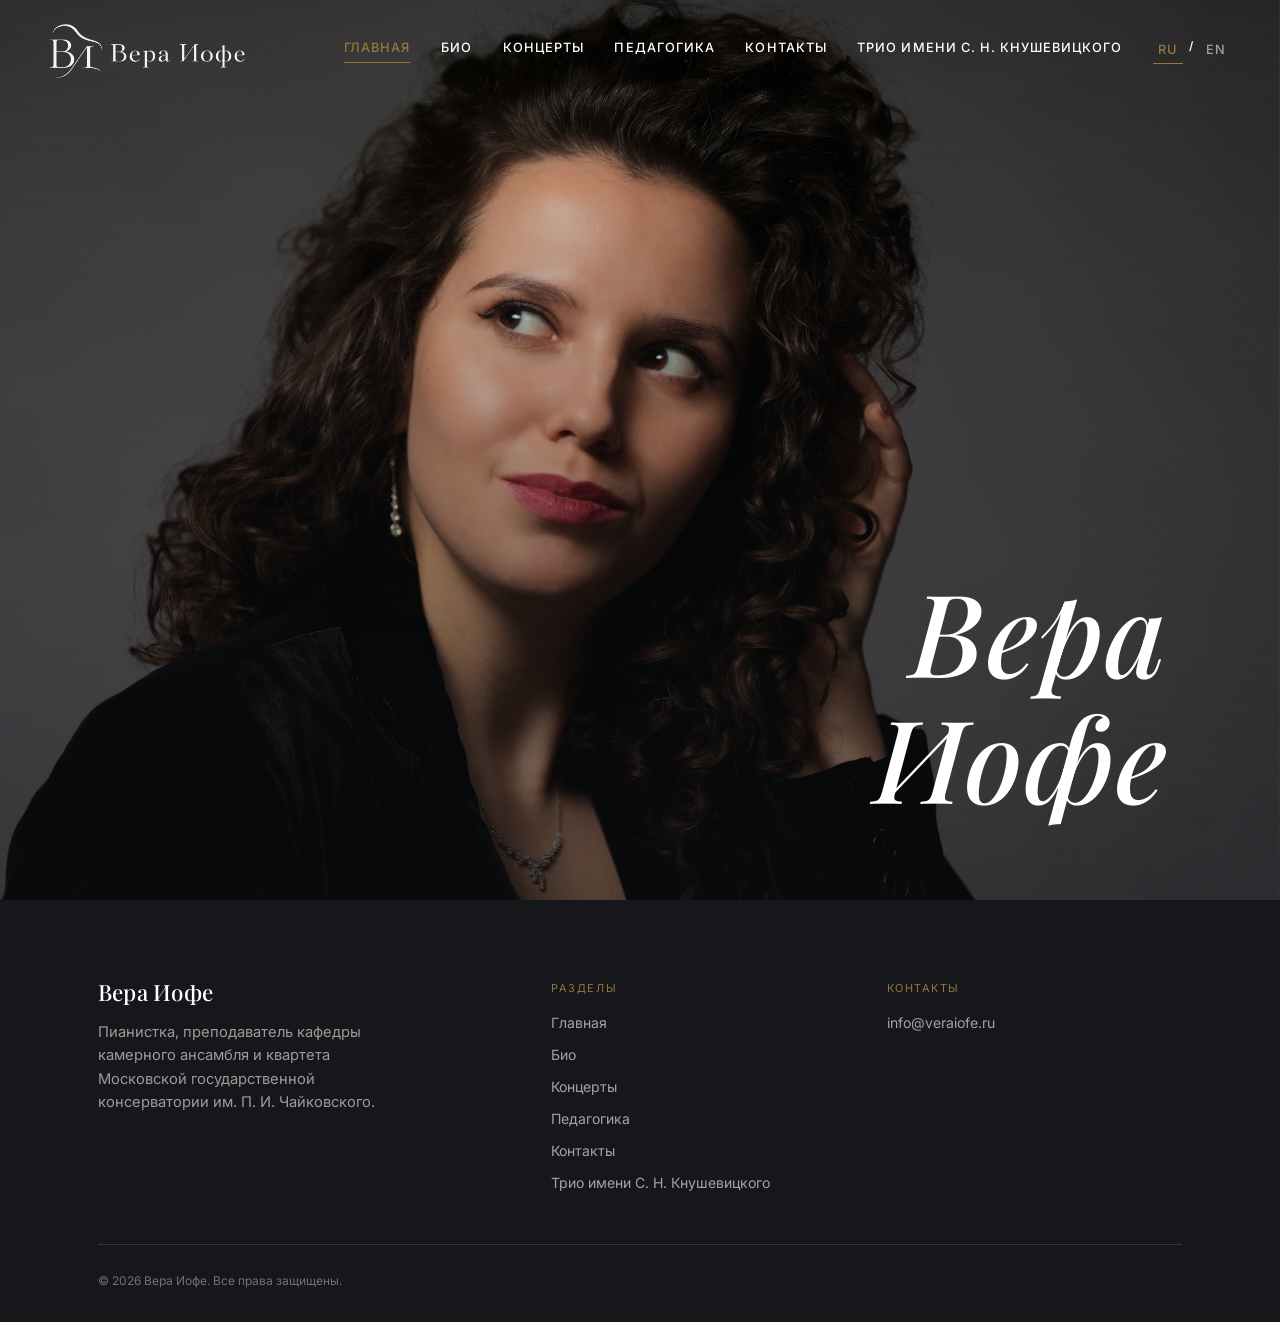
<file: index.html>
<!doctype html>
<html lang="ru">
<head>
  <meta charset="UTF-8">
  <meta name="viewport" content="width=device-width, initial-scale=1">
  <title>Вера Иофе — пианистка, педагог Московской государственной консерватории</title>
  <meta name="description" content="Вера Иофе — пианистка, педагог Московской государственной консерватории, один из основателей Фортепианного трио имени С. Н. Кнушевицкого. Био, концерты, педагогика, контакты.">
  <link rel="alternate" hreflang="ru" href="https://veraiofe.ru/index.html">
  <link rel="alternate" hreflang="en" href="https://veraiofe.ru/en/index.html">
  <link rel="icon" type="image/svg+xml" href="/images/favicon.svg">
  <link rel="stylesheet" href="/assets/css/style.css">
</head>
<body data-page="index">

  <div id="site-header"></div>

  <main>

    <section class="hero">
      <div class="hero-media">
        <picture>
          <source media="(min-width: 800px)" srcset="/images/hero-landscape.jpg">
          <img src="/images/hero-portrait.jpg" alt="Вера Иофе, пианистка">
        </picture>
      </div>
      <div class="hero-content">
        <h1 class="is-name"><span class="line">Вера</span> <span class="line">Иофе</span></h1>
      </div>
    </section>

    <div class="mobile-bio" id="bio">

      <section class="section">
        <div class="container split">
          <div class="zoom-media reveal">
            <img src="/images/bio-intro.jpg" alt="Вера Иофе, портрет у рояля" style="object-position:center 20%;">
          </div>
          <div class="reveal reveal-delay-1">
            <h2 style="font-size:clamp(1.8rem,3.4vw,2.6rem);margin-bottom:1rem;">Вера Иофе</h2>
            <p>Пианистка, лауреат международных конкурсов, преподаватель кафедры камерного ансамбля и квартета <a href="https://www.mosconsv.ru/ru/person/148907" target="_blank" rel="noopener" style="border-bottom:1px solid var(--color-line);">Московской государственной консерватории им. П. И. Чайковского</a>.</p>
            <p>Родилась в Екатеринбурге. Выступает сольно и в составе камерных ансамблей на ведущих концертных площадках России: Большой и Малый залы, Рахманиновский зал Московской государственной консерватории, Камерный зал Московской филармонии, залы Санкт-Петербургской филармонии, Санкт-Петербургский Дом музыки, Большой зал Свердловской филармонии, залы Уральской консерватории, Ельцин Центр (Екатеринбург), филармонии Уфы, Липецка и Иванова, органные залы Сочи и Краснодара, Театр оперы и балета им. И. М. Яушева (Саранск).</p>
            <p>Играла с камерным ансамблем «Солисты Москвы» под управлением Юрия Башмета, сотрудничала с дирижёром Мишей Кацем (Франция). В 2020 году дебютировала на сцене Мариинского театра, исполнив партию фортепиано в хореографическом спектакле Алины Красовской «Ускользающий свет» на музыку Сезара Франка в рамках XIX Международного фестиваля балета «Мариинский».</p>
          </div>
        </div>
      </section>

      <section class="section section--alt">
        <div class="container split">
          <div class="zoom-media is-contained reveal">
            <img src="/images/bio-trio.jpg" alt="Трио имени С. Н. Кнушевицкого">
          </div>
          <div class="reveal reveal-delay-1">
            <span class="eyebrow">Камерная музыка</span>
            <h2 style="font-size:clamp(1.8rem,3.4vw,2.6rem);margin-bottom:1rem;">Трио имени С. Н. Кнушевицкого</h2>
            <p>С 2021 года ведёт постоянную ансамблевую работу на базе Московской государственной консерватории, из которой вырос коллектив, принявший в феврале 2024 года имя выдающегося виолончелиста С. Н. Кнушевицкого. Трио выступает в абонементах камерных залов Московской филармонии.</p>
            <p style="margin-top:1.2rem;"><a href="https://knushevitsky.ru/index.html" class="btn">История трио и репертуар →</a></p>
          </div>
        </div>
      </section>

      <section class="section">
        <div class="container">
          <div class="section-head reveal">
            <span class="eyebrow">Награды</span>
            <h2>Конкурсы, премии и фестивали</h2>
            <p class="lede">Участница Зимнего фестиваля Юрия Башмета (Сочи), фестиваля классической музыки Эмира Кустурицы (Сербия), фестиваля «Творческая атмосфера» (Саранск), фестиваля памяти Олега Кагана, фестиваля «Творческая молодёжь» (Москва).</p>
          </div>
          <div class="concert-list reveal">
            <div class="concert-row">
              <div class="concert-date">2019</div>
              <div class="concert-details">
                <h3>I премия Международного юношеского конкурса им. Ф. Шопена</h3>
                <p>Санкт-Петербург</p>
              </div>
            </div>
            <div class="concert-row">
              <div class="concert-date">2021</div>
              <div class="concert-details">
                <h3>III премия Международного конкурса им. Н. Г. Рубинштейна</h3>
                <p>Москва · в составе Contra-trio</p>
              </div>
            </div>
            <div class="concert-row">
              <div class="concert-date">2022</div>
              <div class="concert-details">
                <h3>I премия Международного конкурса камерных ансамблей им. С. И. Танеева</h3>
                <p>Москва · в составе фортепианного квартета Con brio</p>
              </div>
            </div>
            <div class="concert-row">
              <div class="concert-date">2023</div>
              <div class="concert-details">
                <h3>I премия Всероссийского музыкального конкурса</h3>
                <p>Уфа</p>
              </div>
            </div>
          </div>
        </div>
      </section>

      <section class="section">
        <div class="container split split--reverse">
          <div class="zoom-media reveal">
            <img src="/images/bio-young-vera.jpg" alt="Вера Иофе в годы обучения" style="object-position:center 25%;">
          </div>
          <div class="reveal reveal-delay-1">
            <span class="eyebrow">Образование</span>
            <h2 style="font-size:clamp(1.8rem,3.4vw,2.6rem);margin-bottom:1rem;">Обучение</h2>
            <p>Окончила Уральский музыкальный колледж (класс Заслуженного деятеля искусств, профессора Сергея Белоглазова) и <a href="https://www.mosconsv.ru/ru/person/148907" target="_blank" rel="noopener" style="border-bottom:1px solid var(--color-line);">Московскую государственную консерваторию им. П. И. Чайковского</a> с отличием (классы доцента Сергея Кузнецова и Народного артиста России Александра Бондурянского).</p>
            <p>В 2024 году завершила ассистентуру-стажировку (классы Александра Бондурянского и Заслуженной артистки РФ Елены Кузнецовой).</p>
            <p>Совершенствовалась на мастер-классах Акико Эби, Александра Сандлера, Юрия Розума, Рэма Урасина, Андрея Диева, Максима Могилевского, Ильи Итина, Дэвида Лайвли, Олега Вайнштейна, Сергея Главатских.</p>
          </div>
        </div>
      </section>

      <section class="section section--alt">
        <div class="container split">
          <div class="reveal">
            <span class="eyebrow">Педагогика</span>
            <h2 style="font-size:clamp(1.8rem,3.4vw,2.6rem);margin-bottom:1rem;">Московская государственная консерватория</h2>
            <p>Преподаватель кафедры камерного ансамбля и квартета <a href="https://www.mosconsv.ru/ru/person/148907" target="_blank" rel="noopener" style="border-bottom:1px solid var(--color-line);">Московской государственной консерватории им. П. И. Чайковского</a> с 2025 года.</p>
            <p style="margin-top:1.2rem;"><a href="/pedagogy.html" class="btn">Раздел «Педагогика» →</a></p>
          </div>
        </div>
      </section>

    </div>

  </main>

  <div id="site-footer"></div>

  <script src="/assets/js/nav.js" defer></script>
  <script src="/assets/js/main.js" defer></script>
</body>
</html>
</file>
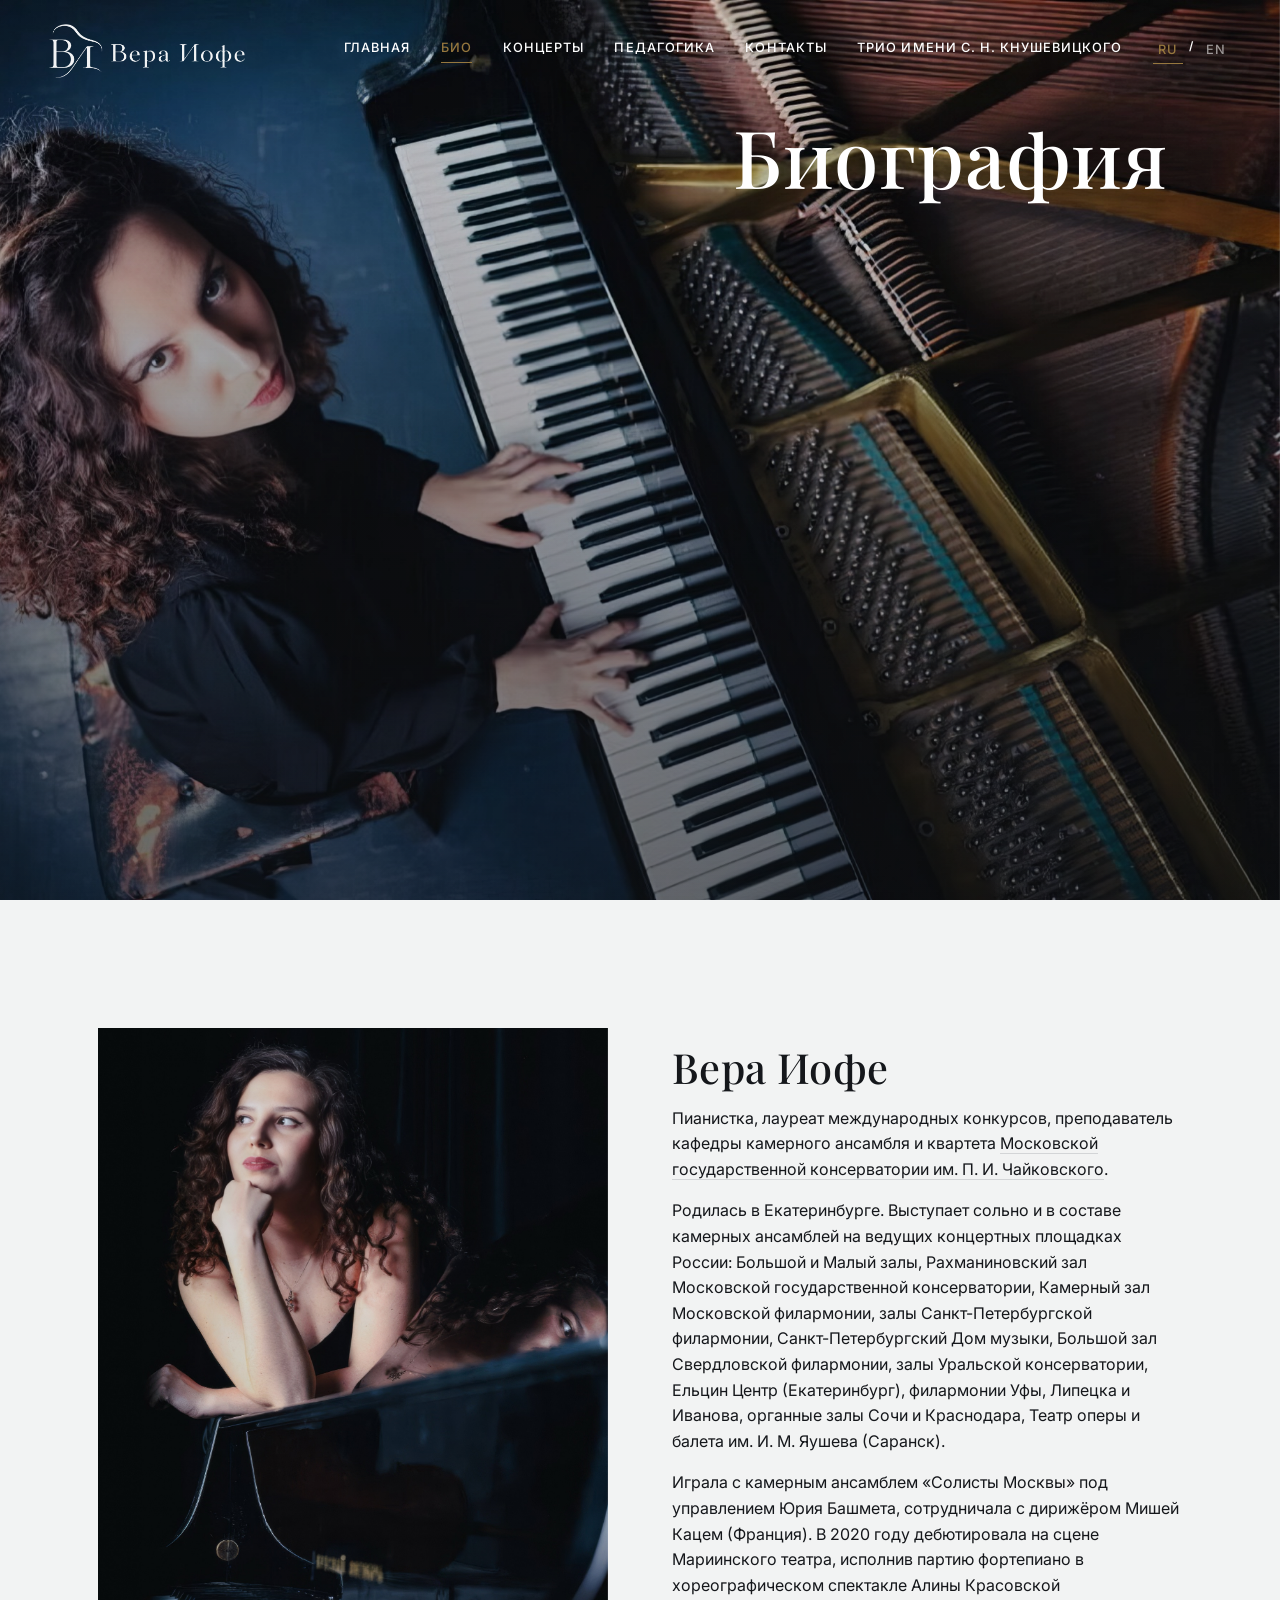
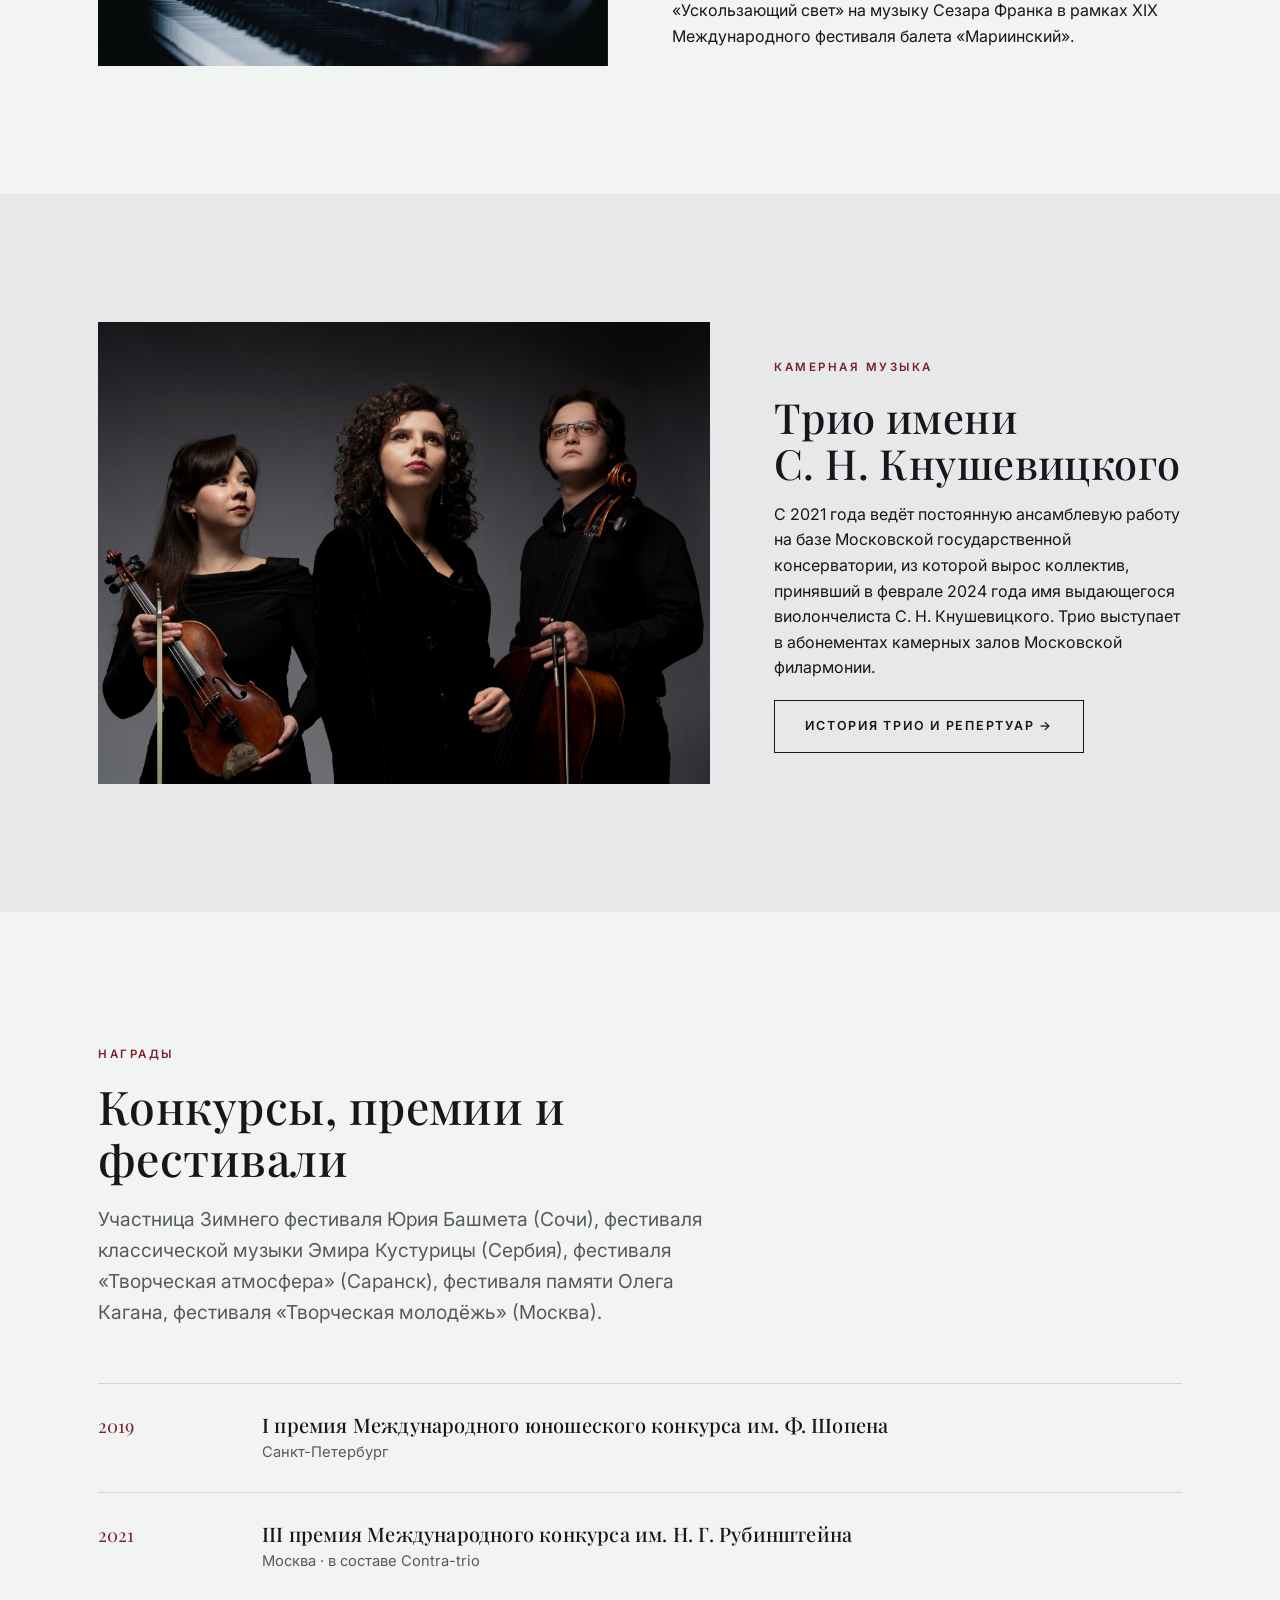
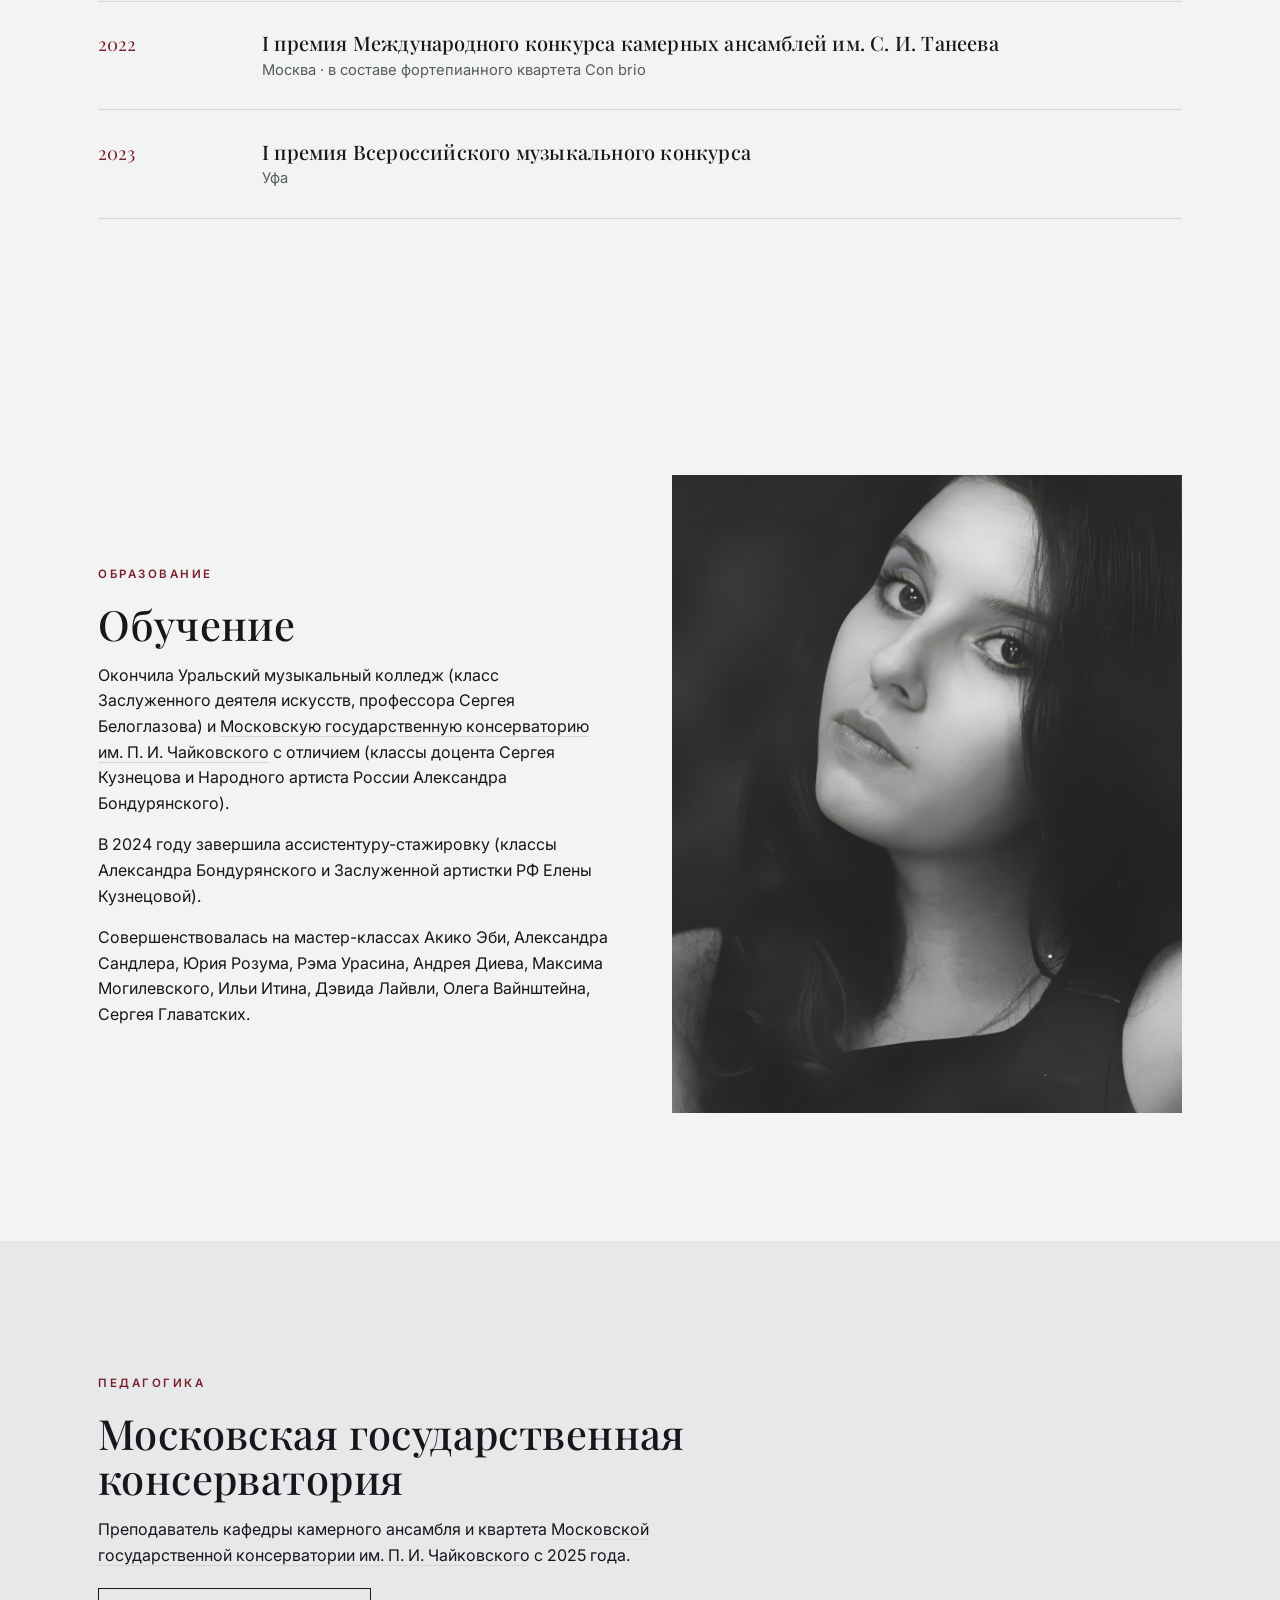
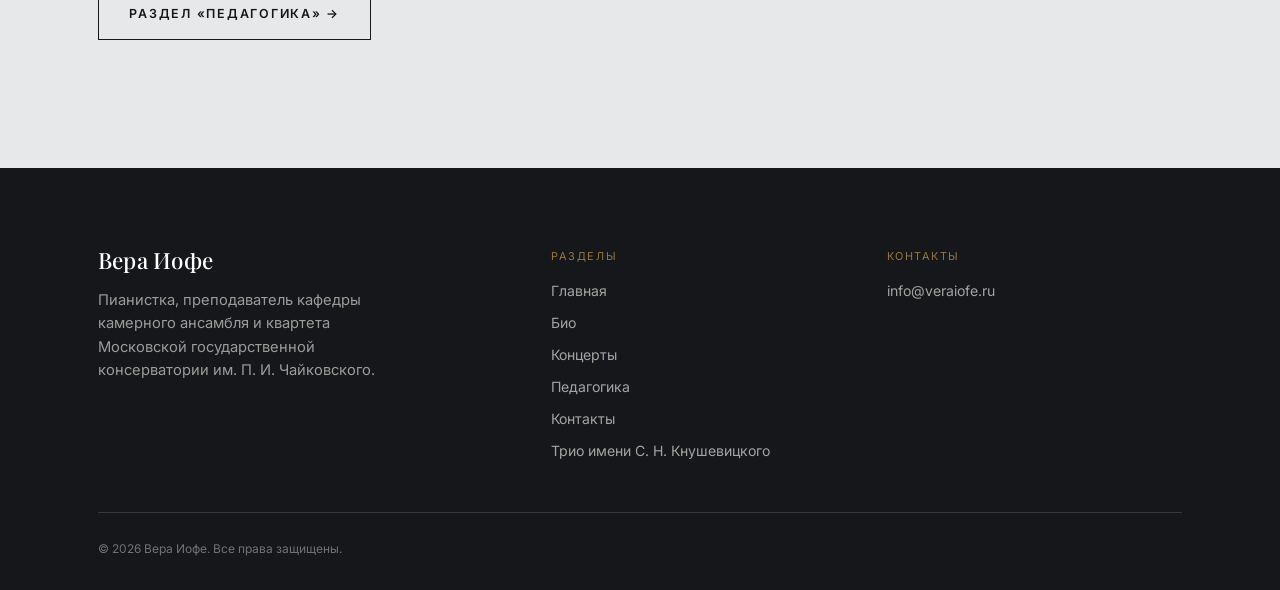
<file: bio.html>
<!doctype html>
<html lang="ru">
<head>
  <meta charset="UTF-8">
  <meta name="viewport" content="width=device-width, initial-scale=1">
  <title>Био — Вера Иофе</title>
  <meta name="description" content="Вера Иофе — пианистка, лауреат международных конкурсов, преподаватель кафедры камерного ансамбля и квартета Московской государственной консерватории. Биография, образование, награды.">
  <link rel="alternate" hreflang="ru" href="https://veraiofe.ru/bio.html">
  <link rel="alternate" hreflang="en" href="https://veraiofe.ru/en/bio.html">
  <link rel="icon" type="image/svg+xml" href="/images/favicon.svg">
  <link rel="stylesheet" href="/assets/css/style.css">
</head>
<body data-page="bio">

  <div id="site-header"></div>

  <main>

    <section class="hero">
      <div class="hero-media">
        <picture>
          <source media="(min-width: 800px)" srcset="/images/bio-piano.jpg">
          <img src="/images/bio-hero-mobile.jpg" alt="Вера Иофе" class="bio-hero-swap">
        </picture>
      </div>
      <div class="hero-content">
        <h1>Биография</h1>
      </div>
    </section>

    <section class="section">
      <div class="container split">
        <div class="zoom-media reveal">
          <img src="/images/bio-intro.jpg" alt="Вера Иофе, портрет у рояля" style="object-position:center 20%;">
        </div>
        <div class="reveal reveal-delay-1">
          <h2 style="font-size:clamp(1.8rem,3.4vw,2.6rem);margin-bottom:1rem;">Вера Иофе</h2>
          <p>Пианистка, лауреат международных конкурсов, преподаватель кафедры камерного ансамбля и квартета <a href="https://www.mosconsv.ru/ru/person/148907" target="_blank" rel="noopener" style="border-bottom:1px solid var(--color-line);">Московской государственной консерватории им. П. И. Чайковского</a>.</p>
          <p>Родилась в Екатеринбурге. Выступает сольно и в составе камерных ансамблей на ведущих концертных площадках России: Большой и Малый залы, Рахманиновский зал Московской государственной консерватории, Камерный зал Московской филармонии, залы Санкт-Петербургской филармонии, Санкт-Петербургский Дом музыки, Большой зал Свердловской филармонии, залы Уральской консерватории, Ельцин Центр (Екатеринбург), филармонии Уфы, Липецка и Иванова, органные залы Сочи и Краснодара, Театр оперы и балета им. И. М. Яушева (Саранск).</p>
          <p>Играла с камерным ансамблем «Солисты Москвы» под управлением Юрия Башмета, сотрудничала с дирижёром Мишей Кацем (Франция). В 2020 году дебютировала на сцене Мариинского театра, исполнив партию фортепиано в хореографическом спектакле Алины Красовской «Ускользающий свет» на музыку Сезара Франка в рамках XIX Международного фестиваля балета «Мариинский».</p>
        </div>
      </div>
    </section>

    <section class="section section--alt">
      <div class="container split">
        <div class="zoom-media is-contained reveal">
          <img src="/images/bio-trio.jpg" alt="Трио имени С. Н. Кнушевицкого">
        </div>
        <div class="reveal reveal-delay-1">
          <span class="eyebrow">Камерная музыка</span>
          <h2 style="font-size:clamp(1.8rem,3.4vw,2.6rem);margin-bottom:1rem;">Трио имени С. Н. Кнушевицкого</h2>
          <p>С 2021 года ведёт постоянную ансамблевую работу на базе Московской государственной консерватории, из которой вырос коллектив, принявший в феврале 2024 года имя выдающегося виолончелиста С. Н. Кнушевицкого. Трио выступает в абонементах камерных залов Московской филармонии.</p>
          <p style="margin-top:1.2rem;"><a href="https://knushevitsky.ru/index.html" class="btn">История трио и репертуар →</a></p>
        </div>
      </div>
    </section>

    <section class="section">
      <div class="container">
        <div class="section-head reveal">
          <span class="eyebrow">Награды</span>
          <h2>Конкурсы, премии и фестивали</h2>
          <p class="lede">Участница Зимнего фестиваля Юрия Башмета (Сочи), фестиваля классической музыки Эмира Кустурицы (Сербия), фестиваля «Творческая атмосфера» (Саранск), фестиваля памяти Олега Кагана, фестиваля «Творческая молодёжь» (Москва).</p>
        </div>
        <div class="concert-list reveal">
          <div class="concert-row">
            <div class="concert-date">2019</div>
            <div class="concert-details">
              <h3>I премия Международного юношеского конкурса им. Ф. Шопена</h3>
              <p>Санкт-Петербург</p>
            </div>
          </div>
          <div class="concert-row">
            <div class="concert-date">2021</div>
            <div class="concert-details">
              <h3>III премия Международного конкурса им. Н. Г. Рубинштейна</h3>
              <p>Москва · в составе Contra-trio</p>
            </div>
          </div>
          <div class="concert-row">
            <div class="concert-date">2022</div>
            <div class="concert-details">
              <h3>I премия Международного конкурса камерных ансамблей им. С. И. Танеева</h3>
              <p>Москва · в составе фортепианного квартета Con brio</p>
            </div>
          </div>
          <div class="concert-row">
            <div class="concert-date">2023</div>
            <div class="concert-details">
              <h3>I премия Всероссийского музыкального конкурса</h3>
              <p>Уфа</p>
            </div>
          </div>
        </div>
      </div>
    </section>

    <section class="section">
      <div class="container split split--reverse">
        <div class="zoom-media reveal">
          <img src="/images/bio-young-vera.jpg" alt="Вера Иофе в годы обучения" style="object-position:center 25%;">
        </div>
        <div class="reveal reveal-delay-1">
          <span class="eyebrow">Образование</span>
          <h2 style="font-size:clamp(1.8rem,3.4vw,2.6rem);margin-bottom:1rem;">Обучение</h2>
          <p>Окончила Уральский музыкальный колледж (класс Заслуженного деятеля искусств, профессора Сергея Белоглазова) и <a href="https://www.mosconsv.ru/ru/person/148907" target="_blank" rel="noopener" style="border-bottom:1px solid var(--color-line);">Московскую государственную консерваторию им. П. И. Чайковского</a> с отличием (классы доцента Сергея Кузнецова и Народного артиста России Александра Бондурянского).</p>
          <p>В 2024 году завершила ассистентуру-стажировку (классы Александра Бондурянского и Заслуженной артистки РФ Елены Кузнецовой).</p>
          <p>Совершенствовалась на мастер-классах Акико Эби, Александра Сандлера, Юрия Розума, Рэма Урасина, Андрея Диева, Максима Могилевского, Ильи Итина, Дэвида Лайвли, Олега Вайнштейна, Сергея Главатских.</p>
        </div>
      </div>
    </section>

    <section class="section section--alt">
      <div class="container split">
        <div class="reveal">
          <span class="eyebrow">Педагогика</span>
          <h2 style="font-size:clamp(1.8rem,3.4vw,2.6rem);margin-bottom:1rem;">Московская государственная консерватория</h2>
          <p>Преподаватель кафедры камерного ансамбля и квартета <a href="https://www.mosconsv.ru/ru/person/148907" target="_blank" rel="noopener" style="border-bottom:1px solid var(--color-line);">Московской государственной консерватории им. П. И. Чайковского</a> с 2025 года.</p>
          <p style="margin-top:1.2rem;"><a href="/pedagogy.html" class="btn">Раздел «Педагогика» →</a></p>
        </div>
      </div>
    </section>

  </main>

  <div id="site-footer"></div>

  <script src="/assets/js/nav.js" defer></script>
  <script src="/assets/js/main.js" defer></script>
</body>
</html>
</file>
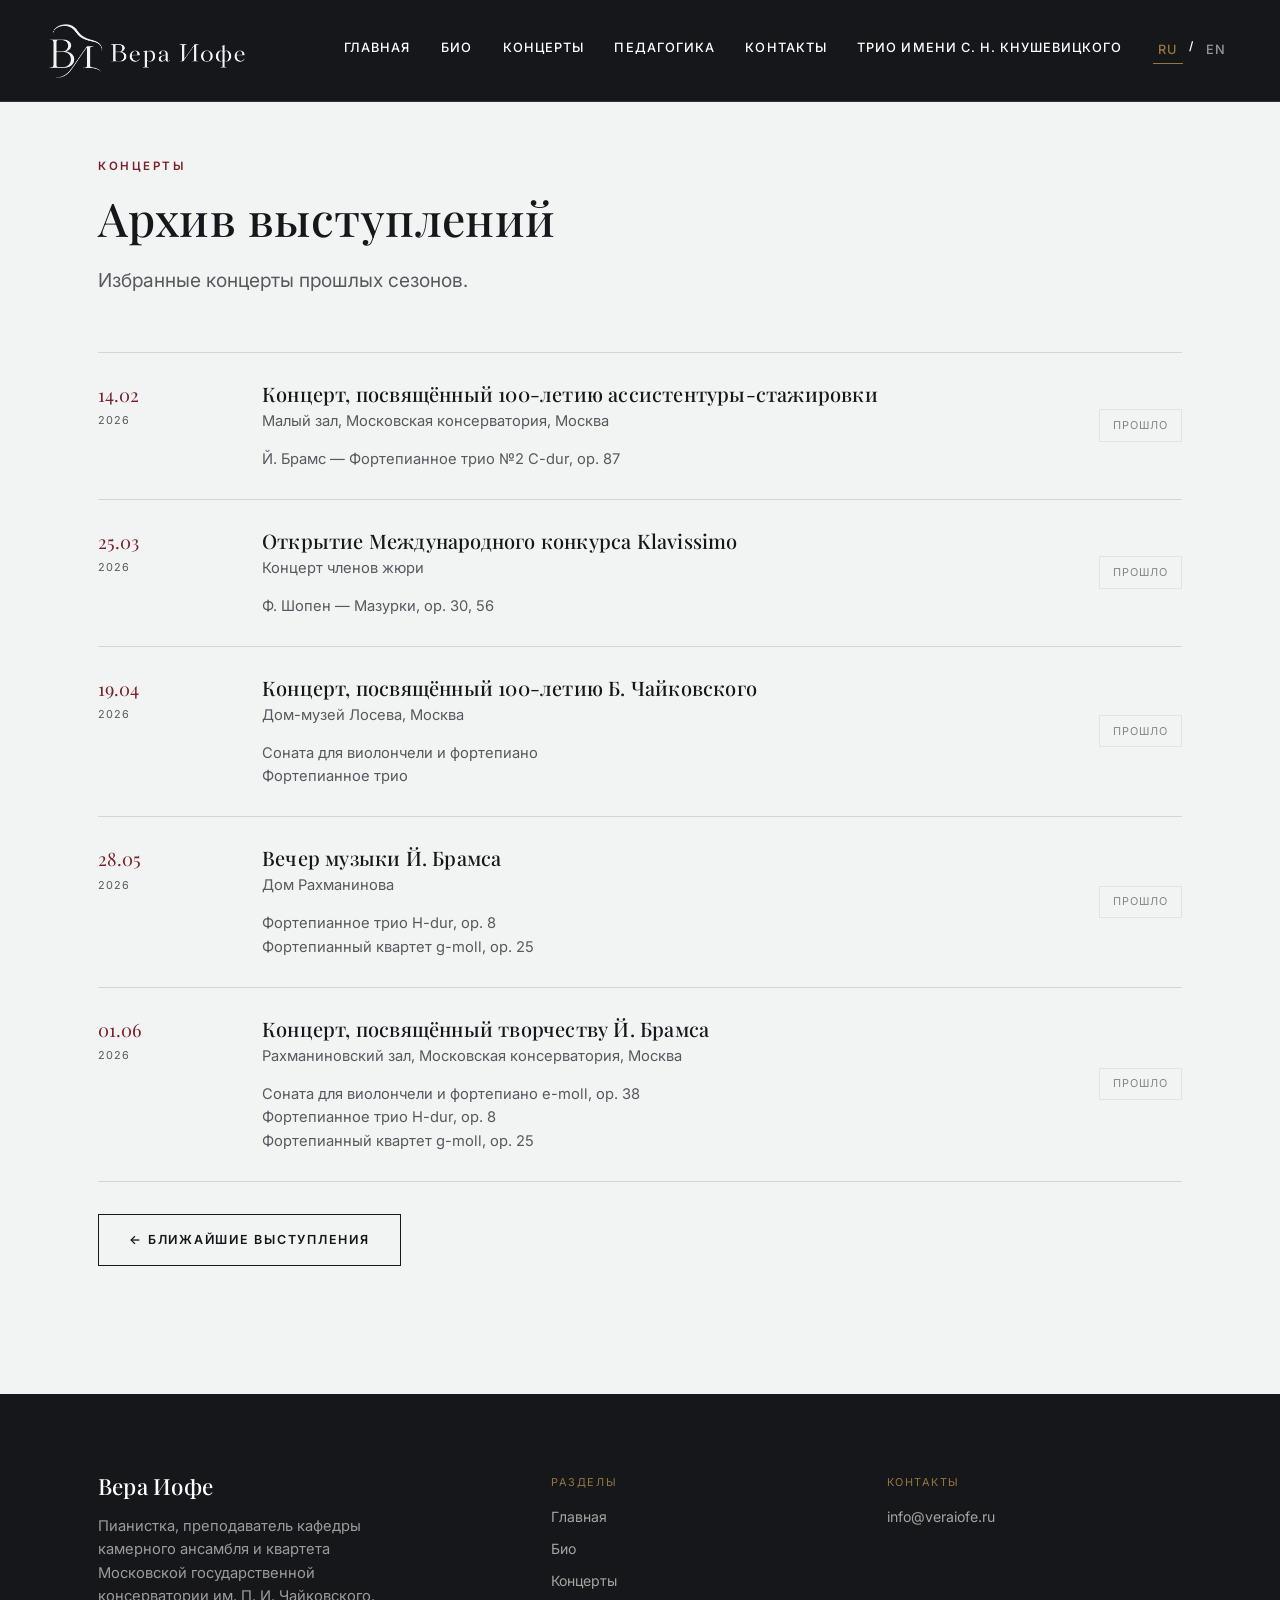
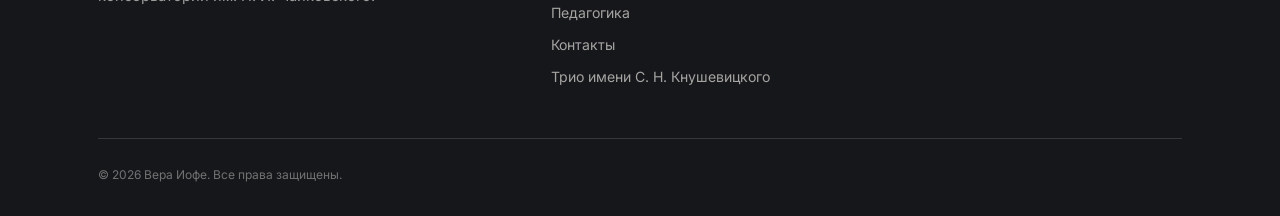
<file: concerts-archive.html>
<!doctype html>
<html lang="ru">
<head>
  <meta charset="UTF-8">
  <meta name="viewport" content="width=device-width, initial-scale=1">
  <title>Архив выступлений — Вера Иофе</title>
  <meta name="description" content="Архив концертов Веры Иофе и Фортепианного трио имени С. Н. Кнушевицкого прошлых сезонов.">
  <link rel="alternate" hreflang="ru" href="https://veraiofe.ru/concerts-archive.html">
  <link rel="alternate" hreflang="en" href="https://veraiofe.ru/en/concerts-archive.html">
  <link rel="icon" type="image/svg+xml" href="/images/favicon.svg">
  <link rel="stylesheet" href="/assets/css/style.css">
</head>
<body data-page="concerts-archive">

  <div id="site-header"></div>

  <main>

    <section class="section" style="padding-top:clamp(7rem,15vw,9.5rem);">
      <div class="container">
        <div class="section-head reveal">
          <span class="eyebrow">Концерты</span>
          <h1>Архив выступлений</h1>
          <p class="lede">Избранные концерты прошлых сезонов.</p>
        </div>
        <div class="concert-list reveal" id="concerts-archive"></div>
        <p class="reveal" style="margin-top:2rem;"><a href="/concerts.html" class="btn">← Ближайшие выступления</a></p>
      </div>
    </section>

  </main>

  <div id="site-footer"></div>

  <script src="/assets/js/nav.js" defer></script>
  <script src="/assets/js/main.js" defer></script>
  <script src="/assets/data/concerts-data.js" defer></script>
  <script src="/assets/js/concerts.js" defer></script>
</body>
</html>
</file>
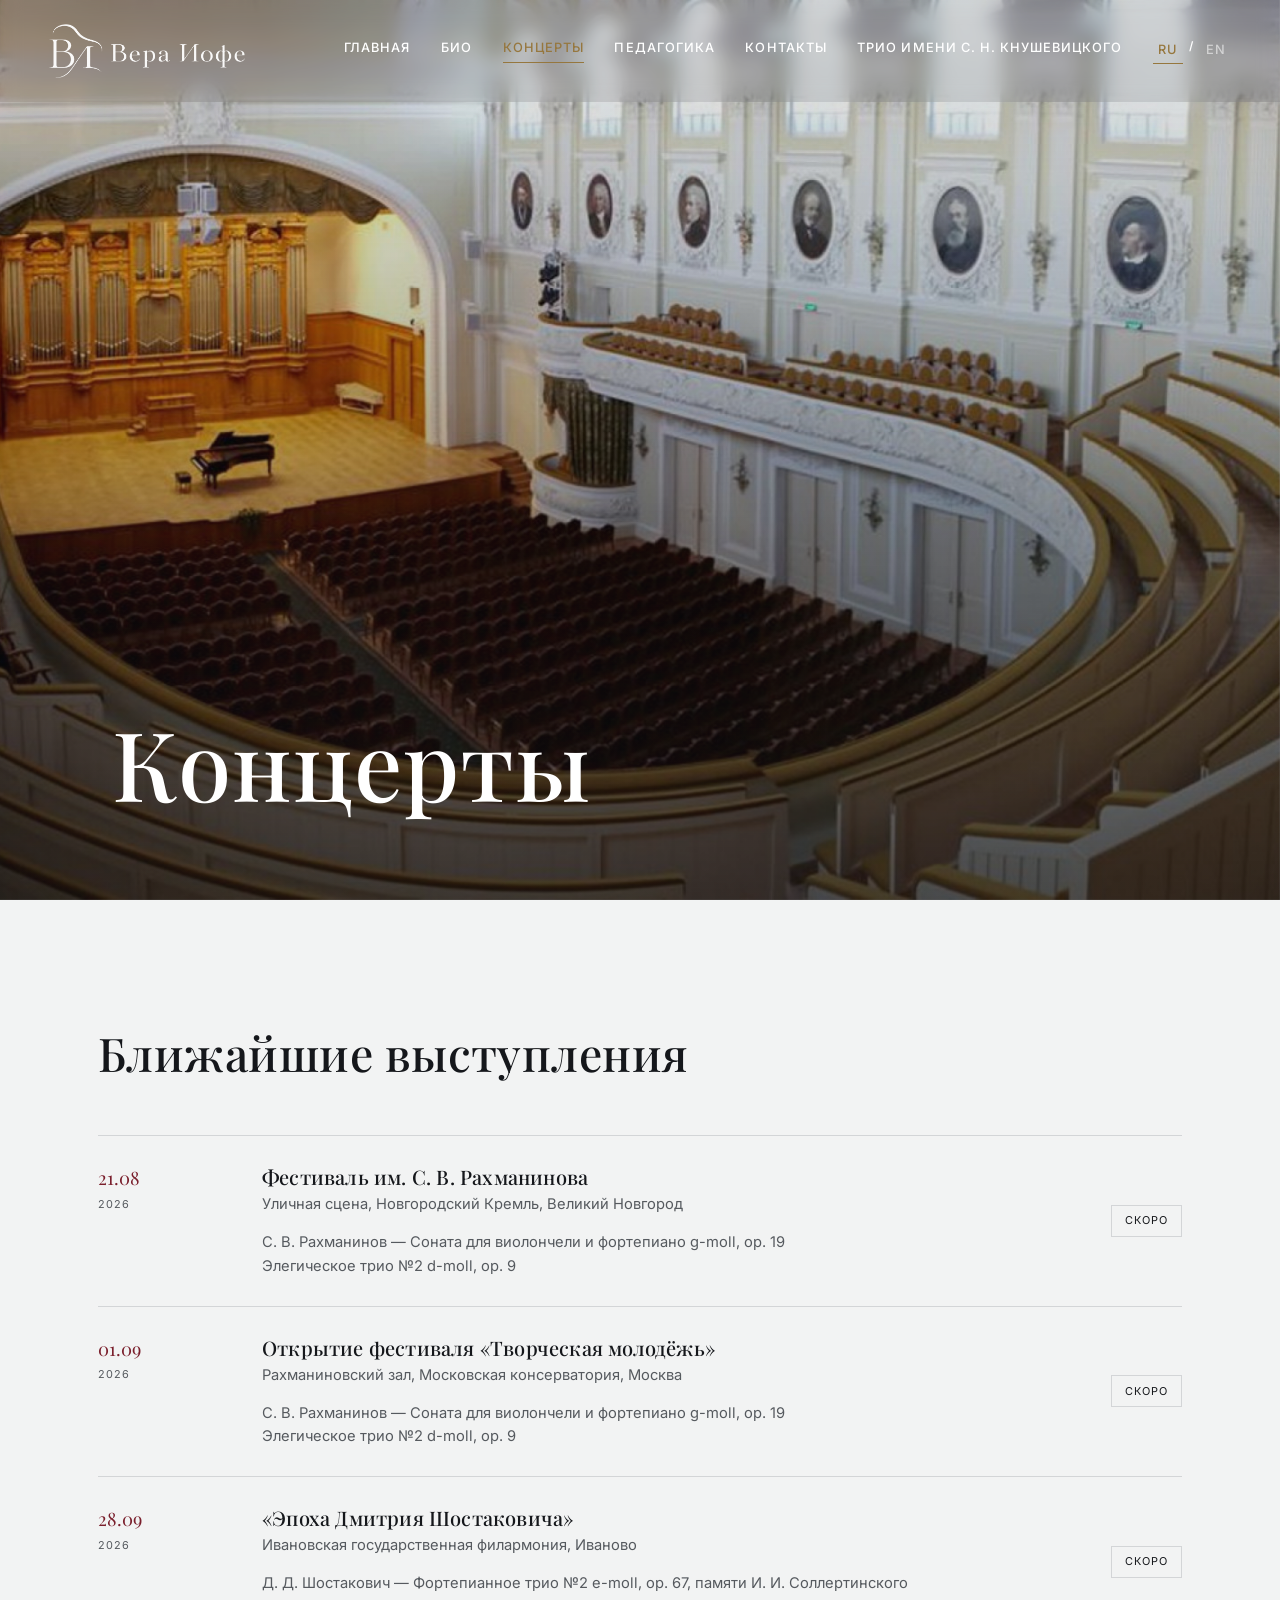
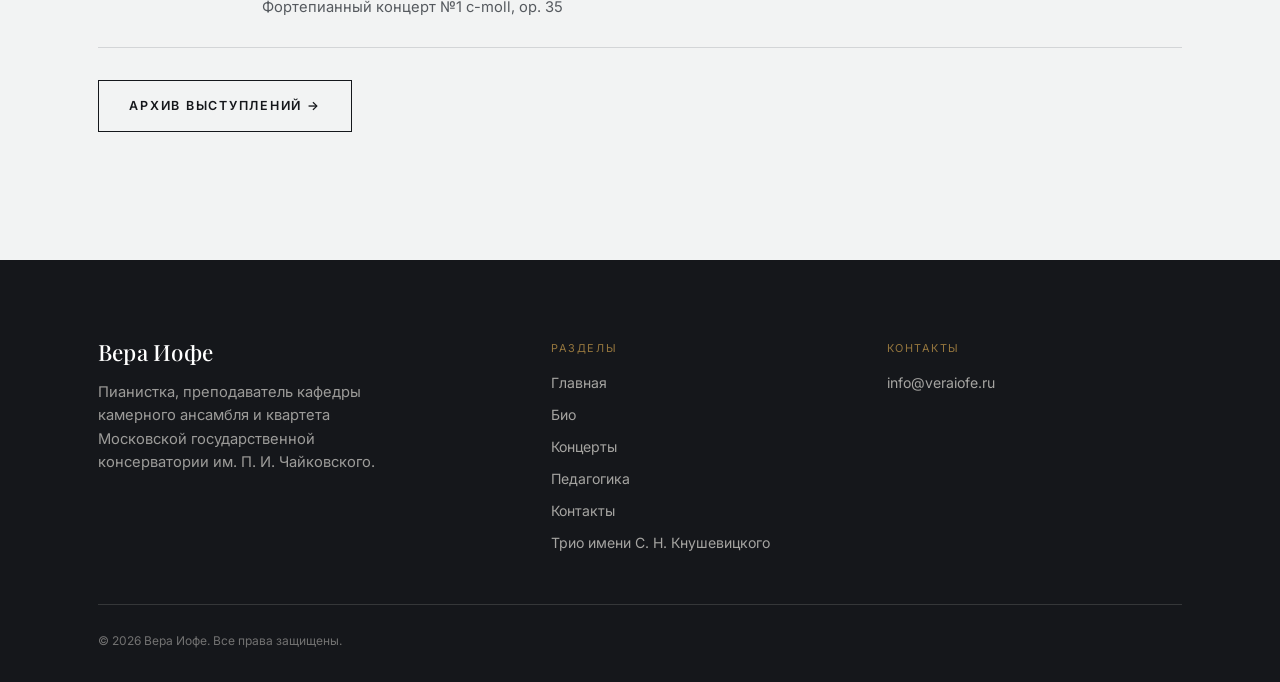
<file: concerts.html>
<!doctype html>
<html lang="ru">
<head>
  <meta charset="UTF-8">
  <meta name="viewport" content="width=device-width, initial-scale=1">
  <title>Концерты — Вера Иофе</title>
  <meta name="description" content="Афиша концертов Веры Иофе и Фортепианного трио имени С. Н. Кнушевицкого.">
  <link rel="alternate" hreflang="ru" href="https://veraiofe.ru/concerts.html">
  <link rel="alternate" hreflang="en" href="https://veraiofe.ru/en/concerts.html">
  <link rel="icon" type="image/svg+xml" href="/images/favicon.svg">
  <link rel="stylesheet" href="/assets/css/style.css">
</head>
<body data-page="concerts">

  <div id="site-header"></div>

  <main>

    <section class="hero">
      <div class="hero-media">
        <picture>
          <source media="(min-width: 800px)" srcset="/images/concerts-landscape.jpg">
          <img src="/images/concerts-portrait.jpg" alt="Концертный зал">
        </picture>
      </div>
      <div class="hero-content">
        <h1>Концерты</h1>
      </div>
    </section>

    <section class="section">
      <div class="container">
        <div class="section-head reveal">
          <h2>Ближайшие выступления</h2>
        </div>
        <div class="concert-list reveal" id="concerts-upcoming"></div>
        <p class="reveal" style="margin-top:2rem;"><a href="/concerts-archive.html" class="btn">Архив выступлений →</a></p>
      </div>
    </section>

  </main>

  <div id="site-footer"></div>

  <script src="/assets/js/nav.js" defer></script>
  <script src="/assets/js/main.js" defer></script>
  <script src="/assets/data/concerts-data.js" defer></script>
  <script src="/assets/js/concerts.js" defer></script>
</body>
</html>
</file>
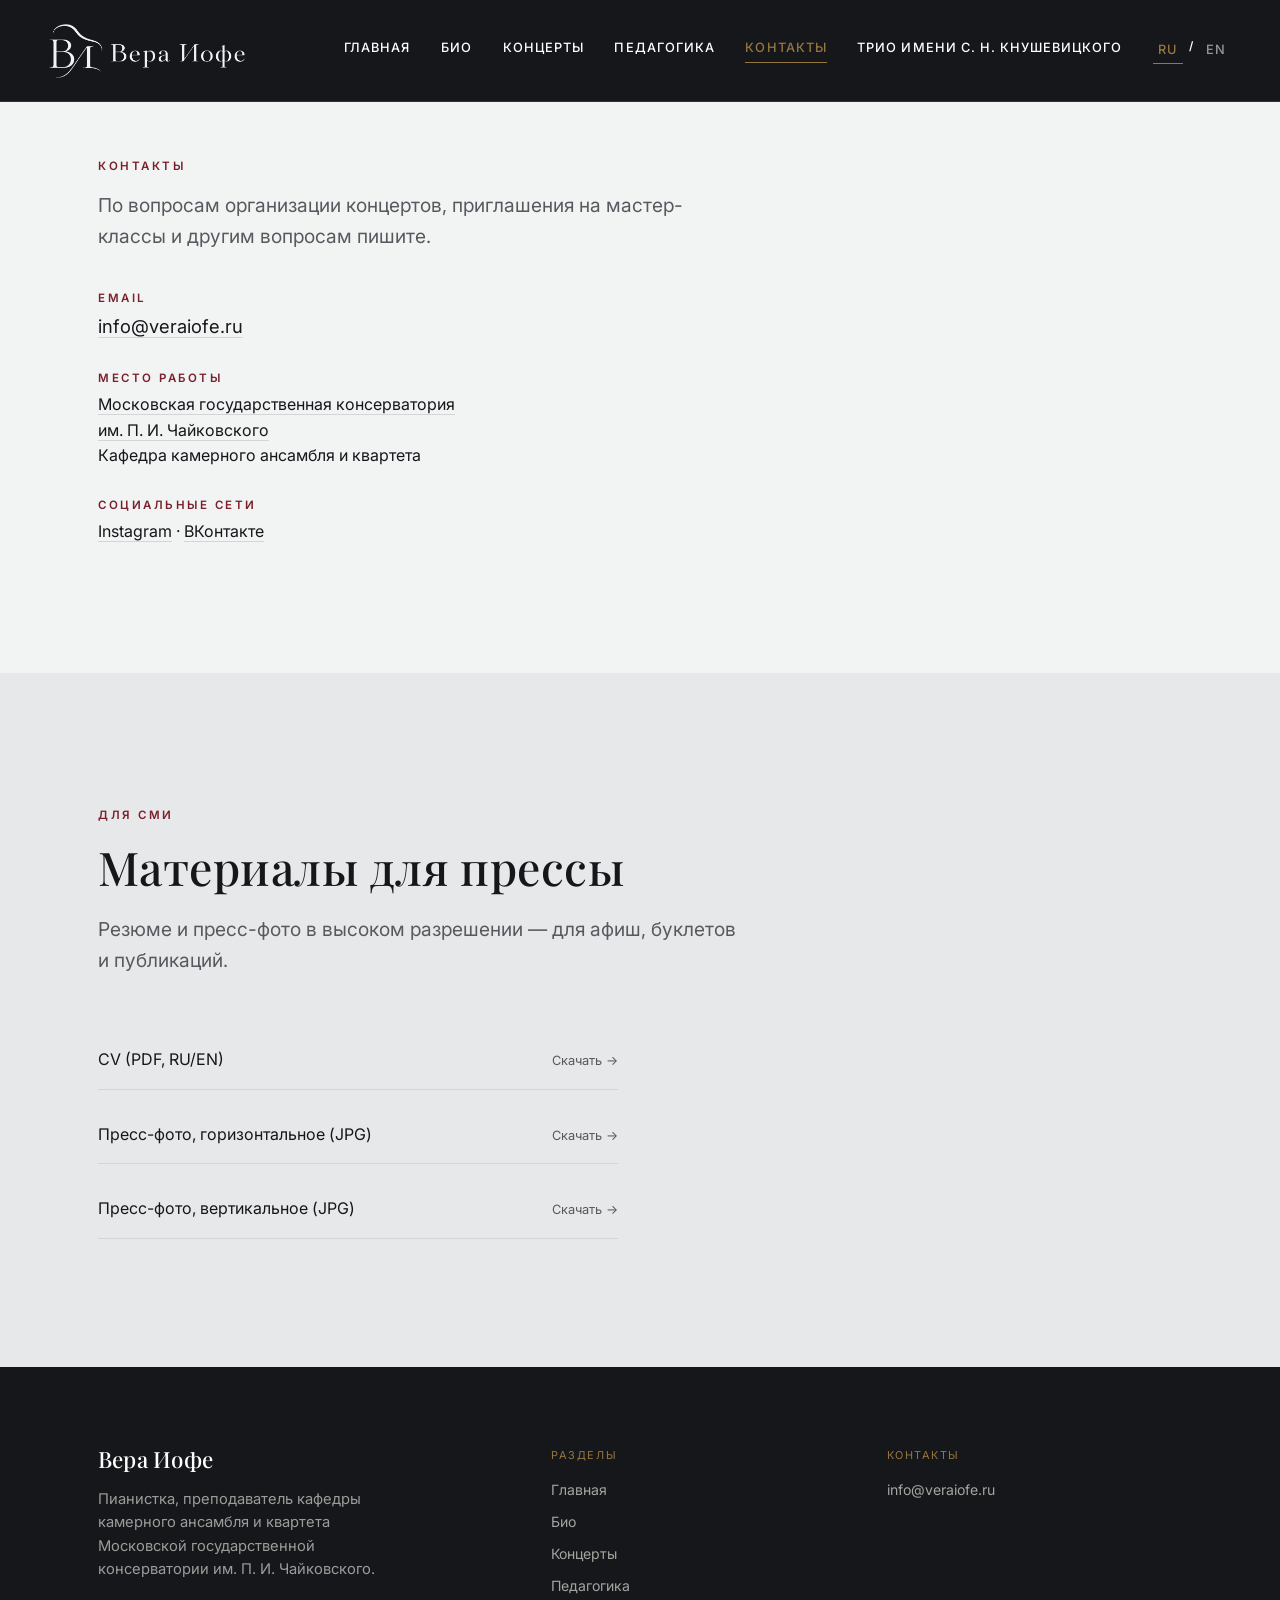
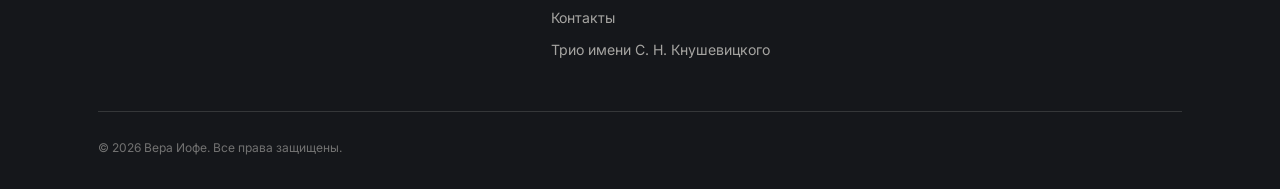
<file: contacts.html>
<!doctype html>
<html lang="ru">
<head>
  <meta charset="UTF-8">
  <meta name="viewport" content="width=device-width, initial-scale=1">
  <title>Контакты — Вера Иофе</title>
  <meta name="description" content="Контакты Веры Иофе: организация концертов, мастер-классов, обращения по педагогической работе.">
  <link rel="alternate" hreflang="ru" href="https://veraiofe.ru/contacts.html">
  <link rel="alternate" hreflang="en" href="https://veraiofe.ru/en/contacts.html">
  <link rel="icon" type="image/svg+xml" href="/images/favicon.svg">
  <link rel="stylesheet" href="/assets/css/style.css">
</head>
<body data-page="contacts">

  <div id="site-header"></div>

  <main>

    <section class="section" style="padding-top:clamp(7rem,15vw,9.5rem);">
      <div class="container">
        <div class="reveal" style="max-width:620px;">
          <h1 class="eyebrow">Контакты</h1>
          <p class="lede" style="margin-bottom:2rem;">По вопросам организации концертов, приглашения на мастер-классы и другим вопросам пишите.</p>

          <div style="display:flex;flex-direction:column;gap:1.4rem;">
            <div>
              <span class="eyebrow" style="margin-bottom:0.3rem;">Email</span>
              <p style="font-size:1.15rem;"><a href="mailto:info@veraiofe.ru" style="border-bottom:1px solid var(--color-line);">info@veraiofe.ru</a></p>
            </div>
            <div>
              <span class="eyebrow" style="margin-bottom:0.3rem;">Место работы</span>
              <p><a href="https://www.mosconsv.ru/ru/person/148907" target="_blank" rel="noopener" style="border-bottom:1px solid var(--color-line);">Московская государственная консерватория<br>им. П. И. Чайковского</a><br>Кафедра камерного ансамбля и квартета</p>
            </div>
            <div>
              <span class="eyebrow" style="margin-bottom:0.3rem;">Социальные сети</span>
              <p>
                <a href="https://www.instagram.com/vera_iofe" target="_blank" rel="noopener" style="border-bottom:1px solid var(--color-line);">Instagram</a> ·
                <a href="https://vk.ru/veraiofe" target="_blank" rel="noopener" style="border-bottom:1px solid var(--color-line);">ВКонтакте</a>
              </p>
            </div>
          </div>
        </div>
      </div>
    </section>

    <section class="section section--alt">
      <div class="container">
        <div class="section-head reveal">
          <span class="eyebrow">Для СМИ</span>
          <h2>Материалы для прессы</h2>
          <p class="lede">Резюме и пресс-фото в высоком разрешении — для афиш, буклетов и публикаций.</p>
        </div>
        <div class="reveal" style="display:flex;flex-direction:column;gap:1rem;max-width:520px;">
          <a href="/files/Vera_Iofe_CV.pdf" download style="display:flex;justify-content:space-between;align-items:baseline;padding:1rem 0;border-bottom:1px solid var(--color-line);">
            <span>CV (PDF, RU/EN)</span>
            <span style="font-size:0.8rem;color:var(--color-ink-soft);">Скачать →</span>
          </a>
          <a href="/files/press-photo-horizontal.jpg" download style="display:flex;justify-content:space-between;align-items:baseline;padding:1rem 0;border-bottom:1px solid var(--color-line);">
            <span>Пресс-фото, горизонтальное (JPG)</span>
            <span style="font-size:0.8rem;color:var(--color-ink-soft);">Скачать →</span>
          </a>
          <a href="/files/press-photo-vertical.jpg" download style="display:flex;justify-content:space-between;align-items:baseline;padding:1rem 0;border-bottom:1px solid var(--color-line);">
            <span>Пресс-фото, вертикальное (JPG)</span>
            <span style="font-size:0.8rem;color:var(--color-ink-soft);">Скачать →</span>
          </a>
        </div>
      </div>
    </section>

  </main>

  <div id="site-footer"></div>

  <script src="/assets/js/nav.js" defer></script>
  <script src="/assets/js/main.js" defer></script>
</body>
</html>
</file>
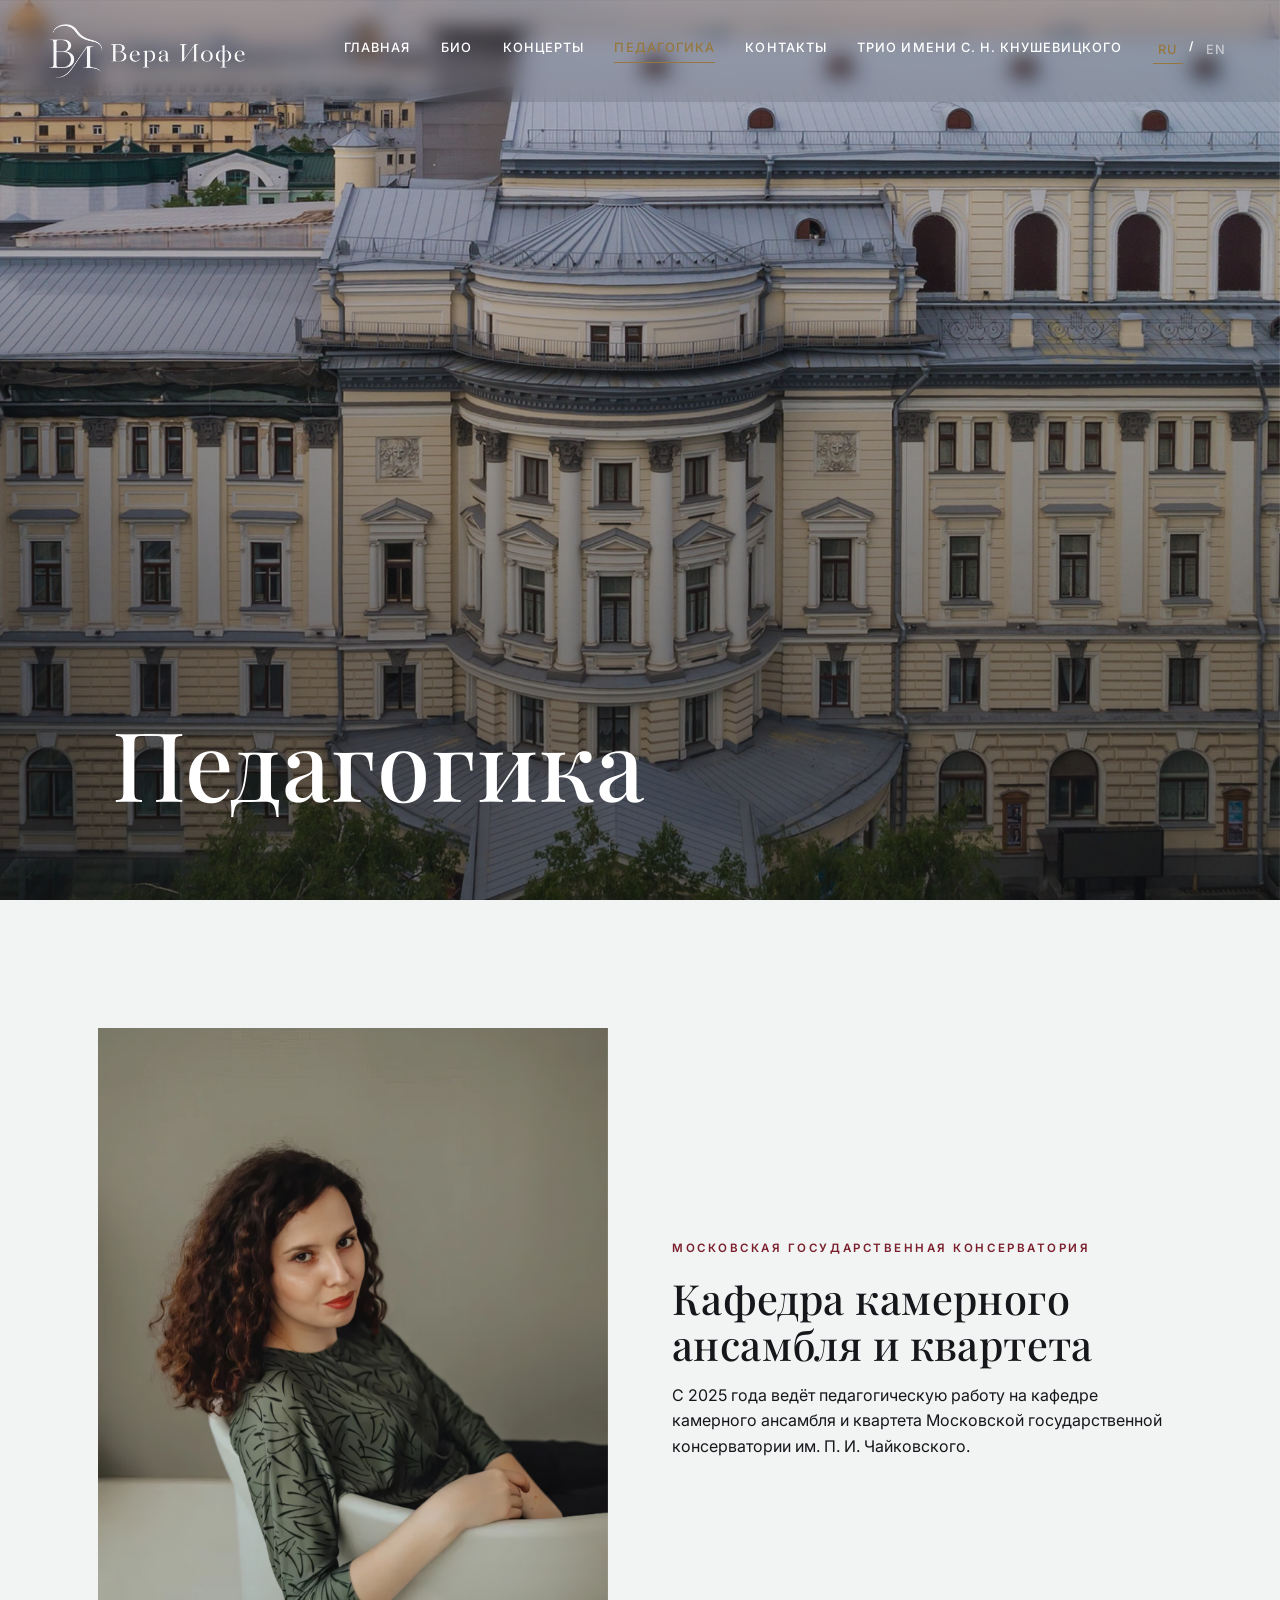
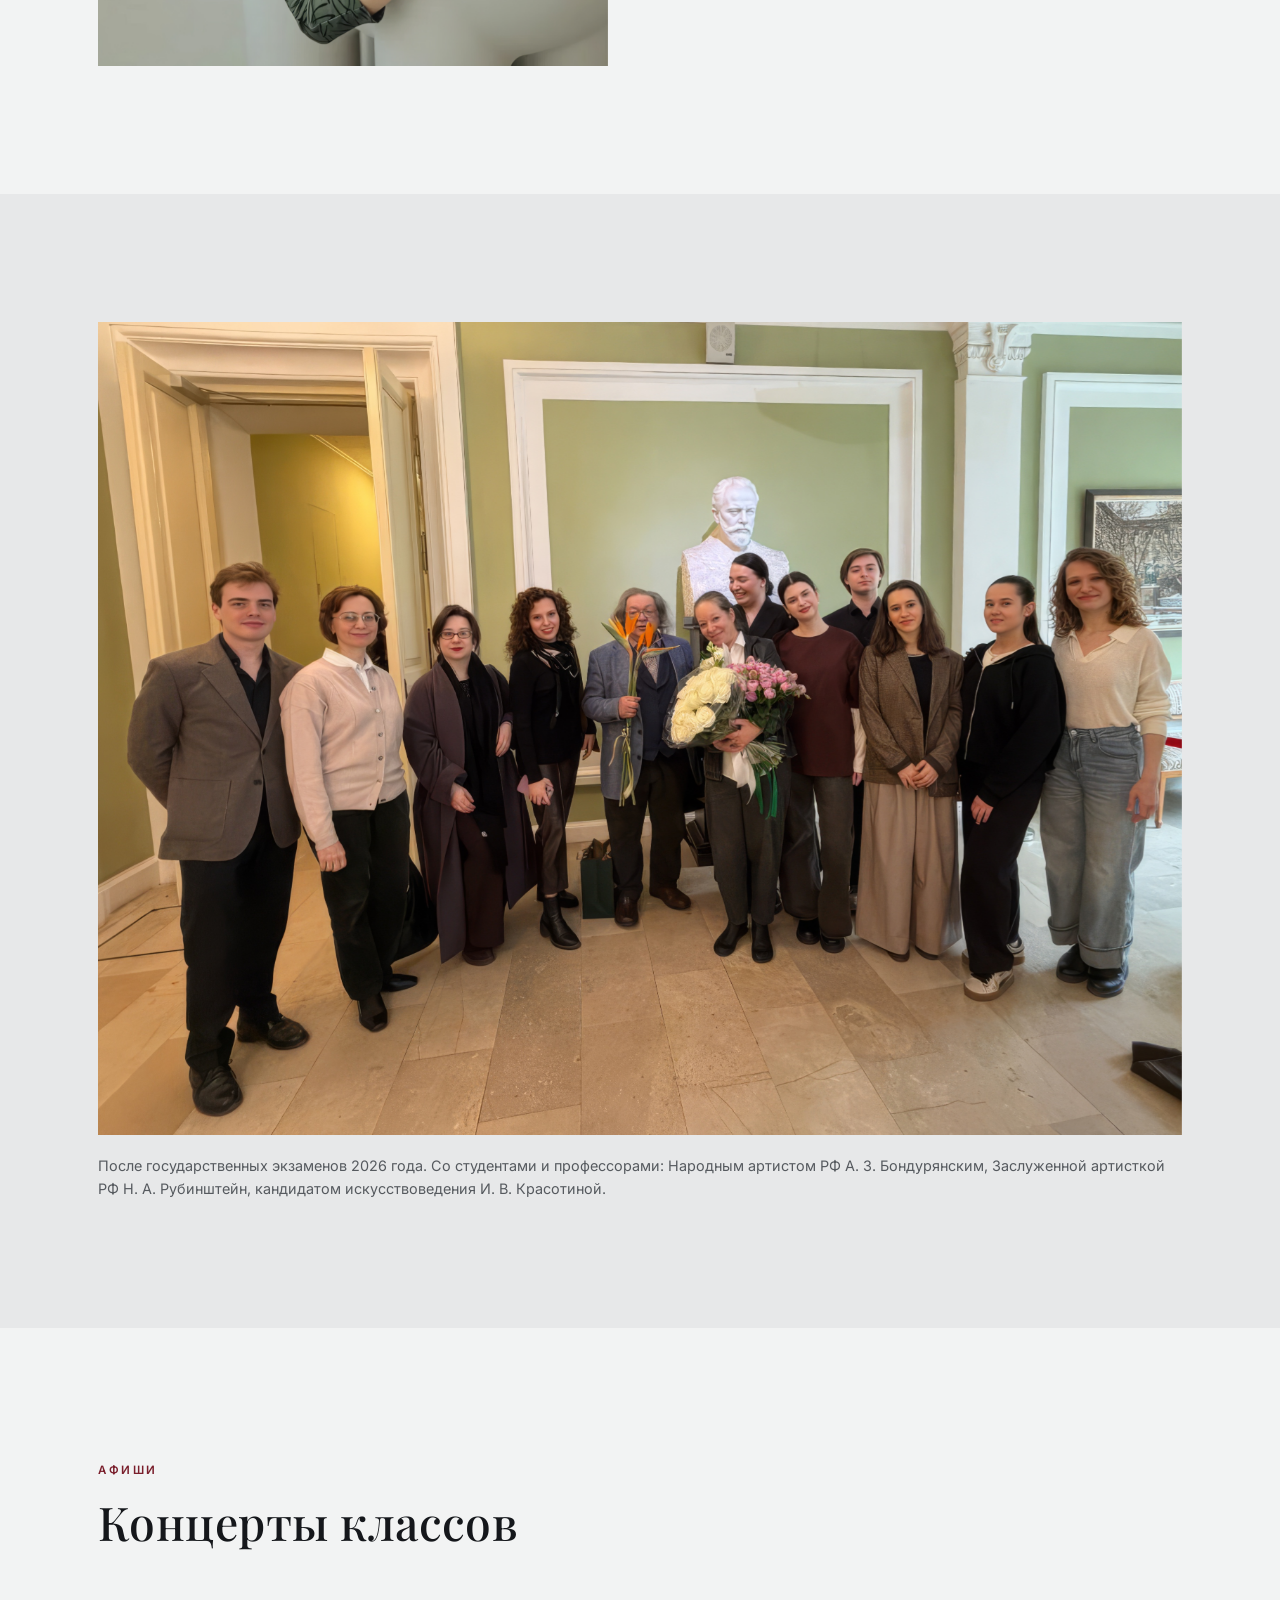
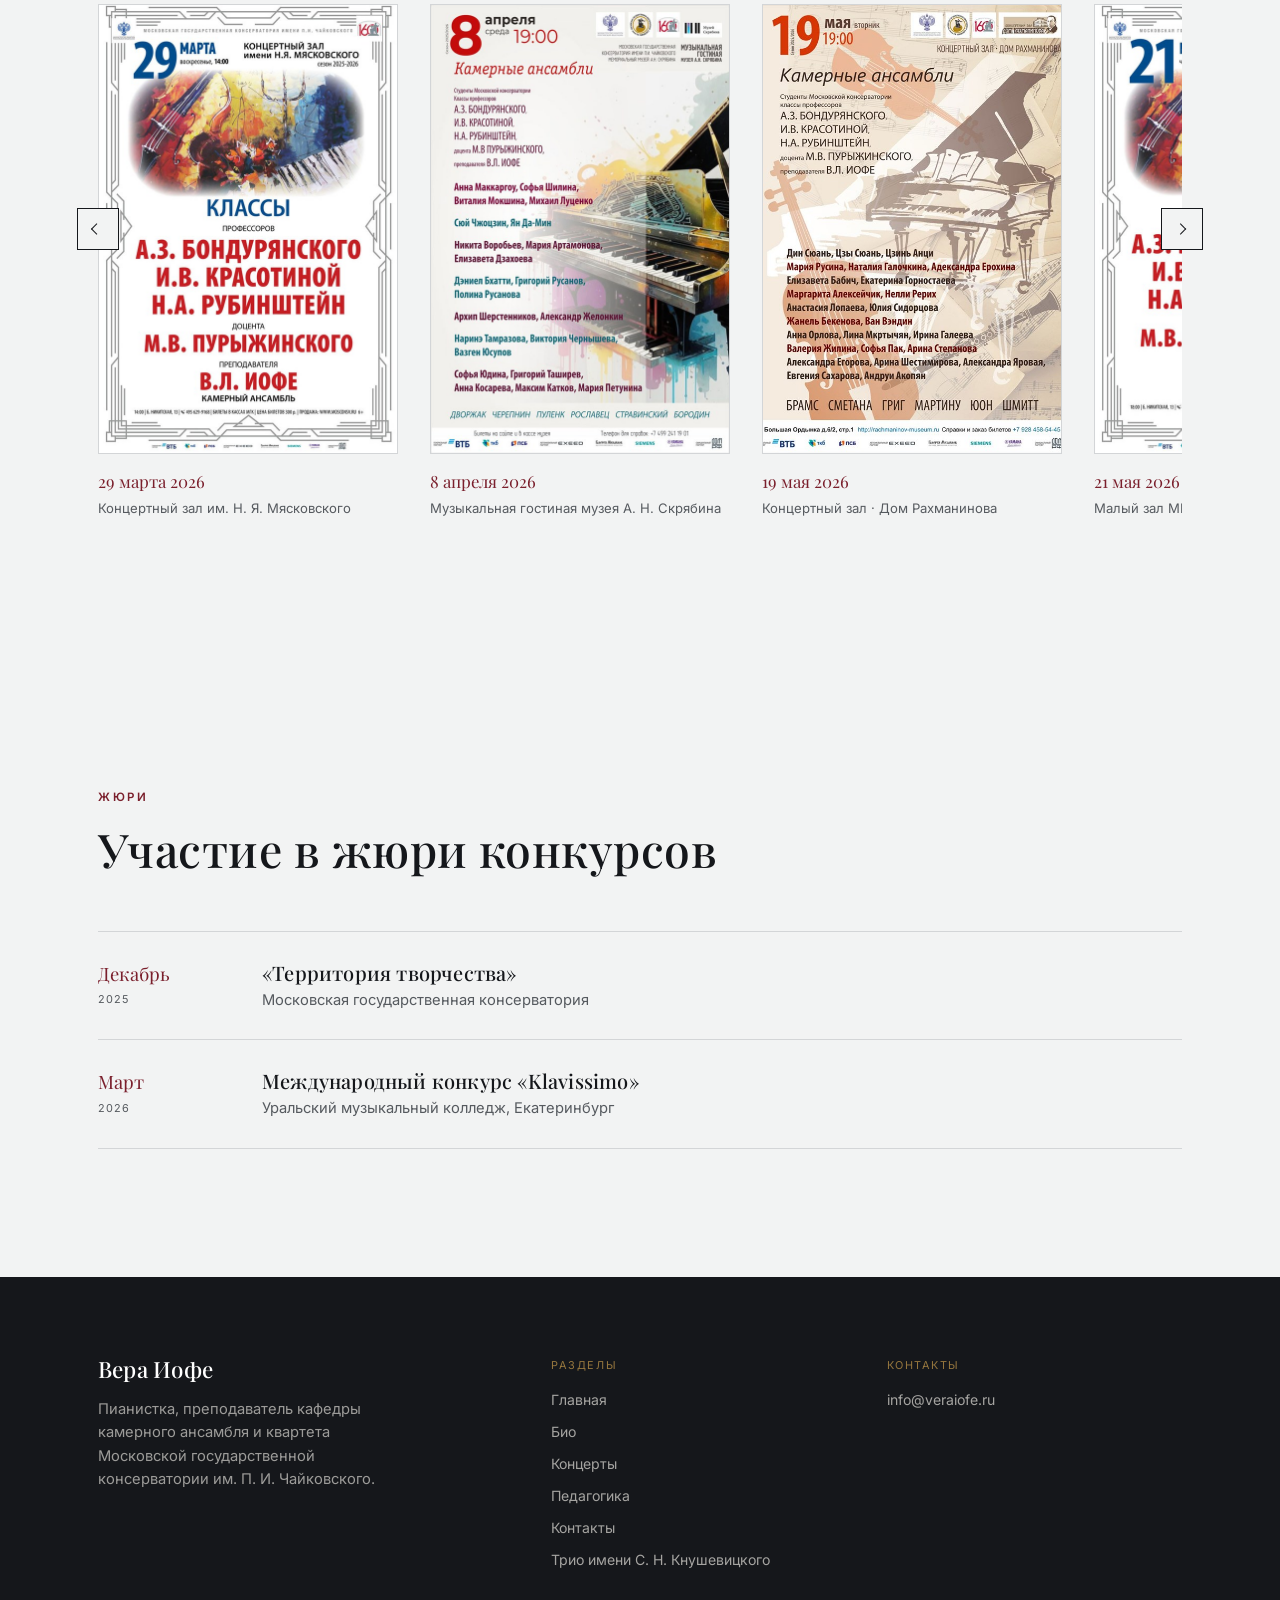
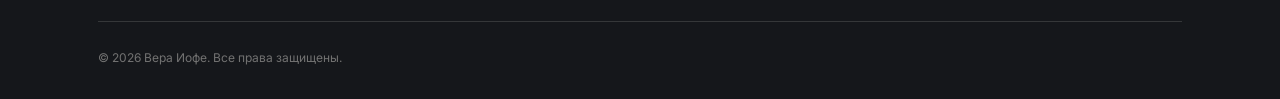
<file: pedagogy.html>
<!doctype html>
<html lang="ru">
<head>
  <meta charset="UTF-8">
  <meta name="viewport" content="width=device-width, initial-scale=1">
  <title>Педагогика — Вера Иофе</title>
  <meta name="description" content="Вера Иофе — преподаватель кафедры камерного ансамбля и квартета Московской государственной консерватории им. П. И. Чайковского.">
  <link rel="alternate" hreflang="ru" href="https://veraiofe.ru/pedagogy.html">
  <link rel="alternate" hreflang="en" href="https://veraiofe.ru/en/pedagogy.html">
  <link rel="icon" type="image/svg+xml" href="/images/favicon.svg">
  <link rel="stylesheet" href="/assets/css/style.css">
</head>
<body data-page="pedagogy">

  <div id="site-header"></div>

  <main>

    <section class="hero">
      <div class="hero-media">
        <picture>
          <source media="(min-width: 800px)" srcset="/images/pedagogy-landscape.jpg">
          <img src="/images/pedagogy-portrait.jpg" alt="Московская государственная консерватория" style="object-position:center center;">
        </picture>
      </div>
      <div class="hero-content">
        <h1>Педагогика</h1>
      </div>
    </section>

    <section class="section">
      <div class="container split">
        <div class="zoom-media reveal">
          <img src="/images/pedagogy-intro.jpg" alt="Вера Иофе">
        </div>
        <div class="reveal reveal-delay-1">
          <span class="eyebrow">Московская государственная консерватория</span>
          <h2 style="font-size:clamp(1.8rem,3.4vw,2.6rem);margin-bottom:1rem;">Кафедра камерного ансамбля и квартета</h2>
          <p>С 2025 года ведёт педагогическую работу на кафедре камерного ансамбля и квартета Московской государственной консерватории им. П. И. Чайковского.</p>
        </div>
      </div>
    </section>

    <section class="section section--alt">
      <div class="container">
        <div class="zoom-media reveal" style="aspect-ratio:4/3;">
          <img src="/images/pedagogy-exam-2026.jpg" alt="Вера Иофе со студентами и профессорами после государственных экзаменов, 2026">
        </div>
        <p class="reveal" style="margin-top:1.2rem;color:var(--color-ink-soft);font-size:0.9rem;">После государственных экзаменов 2026 года. Со студентами и профессорами: Народным артистом РФ А. З. Бондурянским, Заслуженной артисткой РФ Н. А. Рубинштейн, кандидатом искусствоведения И. В. Красотиной.</p>
      </div>
    </section>

    <section class="section">
      <div class="container">
        <div class="section-head reveal">
          <span class="eyebrow">Афиши</span>
          <h2>Концерты классов</h2>
        </div>
        <div class="poster-carousel reveal">
          <div class="poster-track" id="posterTrack">
            <figure class="poster-card">
              <img src="/images/pedagogy-poster-2026-03-29.jpg" alt="Афиша: концерт классов профессоров А. З. Бондурянского, И. В. Красотиной, Н. А. Рубинштейн, доцента М. В. Пурыжинского и преподавателя В. Л. Иофе, 29 марта 2026" loading="lazy">
              <figcaption>
                <span class="poster-date">29 марта 2026</span>
                <span class="poster-place">Концертный зал им. Н. Я. Мясковского</span>
              </figcaption>
            </figure>
            <figure class="poster-card">
              <img src="/images/pedagogy-poster-2026-04-08.jpg" alt="Афиша: «Камерные ансамбли», студенты классов профессоров А. З. Бондурянского, И. В. Красотиной, Н. А. Рубинштейн, доцента М. В. Пурыжинского и преподавателя В. Л. Иофе, 8 апреля 2026" loading="lazy">
              <figcaption>
                <span class="poster-date">8 апреля 2026</span>
                <span class="poster-place">Музыкальная гостиная музея А. Н. Скрябина</span>
              </figcaption>
            </figure>
            <figure class="poster-card">
              <img src="/images/pedagogy-poster-2026-05-19.jpg" alt="Афиша: «Камерные ансамбли», студенты классов профессоров А. З. Бондурянского, И. В. Красотиной, Н. А. Рубинштейн, доцента М. В. Пурыжинского и преподавателя В. Л. Иофе, 19 мая 2026" loading="lazy">
              <figcaption>
                <span class="poster-date">19 мая 2026</span>
                <span class="poster-place">Концертный зал · Дом Рахманинова</span>
              </figcaption>
            </figure>
            <figure class="poster-card">
              <img src="/images/pedagogy-poster-2026-05-21.jpg" alt="Афиша: концерт классов профессоров А. З. Бондурянского, И. В. Красотиной, Н. А. Рубинштейн, доцента М. В. Пурыжинского и преподавателя В. Л. Иофе, 21 мая 2026" loading="lazy">
              <figcaption>
                <span class="poster-date">21 мая 2026</span>
                <span class="poster-place">Малый зал МГК</span>
              </figcaption>
            </figure>
          </div>
          <button class="poster-nav poster-nav--prev" type="button" aria-label="Предыдущая афиша" data-poster-prev><span></span></button>
          <button class="poster-nav poster-nav--next" type="button" aria-label="Следующая афиша" data-poster-next><span></span></button>
        </div>
      </div>
    </section>

    <section class="section">
      <div class="container">
        <div class="section-head reveal">
          <span class="eyebrow">Жюри</span>
          <h2>Участие в жюри конкурсов</h2>
        </div>
        <div class="concert-list reveal">
          <div class="concert-row">
            <div class="concert-date">Декабрь<span>2025</span></div>
            <div class="concert-details">
              <h3>«Территория творчества»</h3>
              <p>Московская государственная консерватория</p>
            </div>
          </div>
          <div class="concert-row">
            <div class="concert-date">Март<span>2026</span></div>
            <div class="concert-details">
              <h3>Международный конкурс «Klavissimo»</h3>
              <p>Уральский музыкальный колледж, Екатеринбург</p>
            </div>
          </div>
        </div>
      </div>
    </section>

  </main>

  <div id="site-footer"></div>

  <script src="/assets/js/nav.js" defer></script>
  <script src="/assets/js/main.js" defer></script>
</body>
</html>
</file>
<file: assets/css/style.css>
/* ==========================================================================
   Вера Иофе — сайт пианистки и педагога
   Дизайн-система: тёплый минимализм, крупная типографика, фото с эффектом
   плавного масштабирования при прокрутке.
   ========================================================================== */

@import url('https://fonts.googleapis.com/css2?family=Playfair+Display:ital,wght@0,400;0,500;0,600;0,700;1,400;1,500;1,600&family=Inter:wght@300;400;500;600&display=swap');

:root {
  --color-bg: #f2f3f3;
  --color-bg-alt: #e7e8e9;
  --color-ink: #15171b;
  --color-ink-soft: #565a5f;
  --color-line: #d3d5d7;
  --color-accent: #7a1f2c;
  --color-gold: #96773e;
  --color-white: #ffffff;

  --font-display: 'Playfair Display', 'Georgia', serif;
  --font-body: 'Inter', -apple-system, BlinkMacSystemFont, sans-serif;

  --container: 1180px;
  --gap: clamp(1.25rem, 3vw, 2.5rem);
  --section-pad: clamp(4rem, 10vw, 8rem);

  --ease: cubic-bezier(0.22, 1, 0.36, 1);
}

* { box-sizing: border-box; }
html { scroll-behavior: smooth; }

body {
  margin: 0;
  background: var(--color-bg);
  color: var(--color-ink);
  font-family: var(--font-body);
  font-weight: 400;
  line-height: 1.6;
  -webkit-font-smoothing: antialiased;
  overflow-x: hidden;
}

img { max-width: 100%; display: block; }

a {
  color: inherit;
  text-decoration: none;
}

h1, h2, h3, h4 {
  font-family: var(--font-display);
  font-weight: 500;
  line-height: 1.1;
  margin: 0;
  letter-spacing: 0.01em;
}

p { margin: 0 0 1em; }
p:last-child { margin-bottom: 0; }

.container {
  max-width: var(--container);
  margin: 0 auto;
  padding: 0 clamp(1.25rem, 5vw, 3rem);
}

.eyebrow {
  display: inline-block;
  font-family: var(--font-body);
  font-size: 0.72rem;
  font-weight: 600;
  letter-spacing: 0.22em;
  text-transform: uppercase;
  color: var(--color-accent);
  margin-bottom: 1.1rem;
}

.section {
  padding: var(--section-pad) 0;
}

.section--alt { background: var(--color-bg-alt); }

.section-head {
  max-width: 640px;
  margin-bottom: clamp(2rem, 5vw, 3.5rem);
}

.section-head h1,
.section-head h2 {
  font-size: clamp(2rem, 4vw, 2.9rem);
  margin-bottom: clamp(0.9rem, 2vw, 1.3rem);
}

.lede {
  font-size: clamp(1.05rem, 1.6vw, 1.2rem);
  color: var(--color-ink-soft);
  max-width: 60ch;
}

.hr {
  border: none;
  border-top: 1px solid var(--color-line);
  margin: 0;
}

.btn {
  display: inline-flex;
  align-items: center;
  gap: 0.6rem;
  font-size: 0.78rem;
  font-weight: 600;
  letter-spacing: 0.14em;
  text-transform: uppercase;
  padding: 0.95rem 1.9rem;
  border: 1px solid var(--color-ink);
  transition: background 0.35s var(--ease), color 0.35s var(--ease);
}

.btn:hover { background: var(--color-ink); color: var(--color-bg); }

.btn--accent {
  border-color: var(--color-accent);
  color: var(--color-white);
  background: var(--color-accent);
}

.btn--accent:hover {
  background: transparent;
  color: var(--color-accent);
}

/* ---------------------------- Header / Nav ------------------------------ */

.site-header {
  position: fixed;
  top: 0;
  left: 0;
  right: 0;
  z-index: 100;
  display: flex;
  align-items: center;
  justify-content: space-between;
  padding: 1.4rem clamp(1.25rem, 5vw, 3rem);
  background: transparent;
  border-bottom: 1px solid transparent;
  transition: transform 0.45s var(--ease), background 0.35s ease, border-color 0.35s ease;
}

.site-header.is-hidden { transform: translateY(-100%); }

/* Every page opens with a full-bleed hero photo: the header stays
   transparent over it and only picks up a solid (footer-dark) background
   once the user scrolls past the hero, or while the mobile menu is open. */
.site-header.is-scrolled,
.site-header.force-solid {
  background: var(--color-ink);
  backdrop-filter: blur(10px);
  border-bottom-color: rgba(247, 244, 238, 0.12);
}

/* Contacts, Recordings and the concerts archive have no hero photo, so
   there's nothing to be transparent over — keep the header solid at all
   times instead of washing out (white nav text) against the plain light
   page background. */
body[data-page="contacts"] .site-header,
body[data-page="recordings"] .site-header,
body[data-page="concerts-archive"] .site-header {
  background: var(--color-ink);
  backdrop-filter: blur(10px);
  border-bottom-color: rgba(247, 244, 238, 0.12);
}

/* Concerts and Pedagogy have very bright hero photos — blur what's behind
   the header instead of tinting it dark, so text stays legible without
   reading as a solid stripe. Applies at every width. */
body[data-page="concerts"] .site-header:not(.is-scrolled),
body[data-page="pedagogy"] .site-header:not(.is-scrolled) {
  background: rgba(15, 17, 20, 0.1);
  backdrop-filter: blur(10px);
}

/* Trio site's homepage portrait crop (below 800px) needs the same
   treatment; its landscape crop on wider screens doesn't. */
@media (max-width: 799px) {
  body[data-site="trio"][data-page="index"] .site-header:not(.is-scrolled) {
    background: rgba(15, 17, 20, 0.1);
    backdrop-filter: blur(10px);
  }
}

body[data-page="concerts"] .hero-media img { object-position: center center; }

@media (min-width: 800px) {
  body[data-page="concerts"] .hero-media img { object-position: 32% center; }
}

.brand {
  font-family: var(--font-display);
  font-size: 1.35rem;
  letter-spacing: 0.02em;
  line-height: 1.2;
  color: var(--color-white);
  transition: opacity 0.35s ease;
}

.brand-logo {
  height: 1.4em;
  width: auto;
  display: block;
}

.brand.is-long {
  font-size: clamp(1.05rem, 2.1vw, 1.5rem);
  max-width: 380px;
}

.brand small {
  display: block;
  white-space: normal;
  font-family: var(--font-body);
  font-size: 0.62rem;
  font-weight: 500;
  letter-spacing: 0.18em;
  text-transform: uppercase;
  color: rgba(247, 244, 238, 0.68);
  margin-top: 0.15rem;
}

.nav-desktop {
  display: flex;
  align-items: center;
  flex-wrap: wrap;
  justify-content: flex-end;
  row-gap: 0.6rem;
  gap: clamp(1.2rem, 2.4vw, 2.4rem);
}


.nav-desktop a {
  font-size: 0.8rem;
  font-weight: 500;
  letter-spacing: 0.08em;
  text-transform: uppercase;
  position: relative;
  padding-bottom: 4px;
  color: var(--color-white);
}

.nav-desktop a::after {
  content: '';
  position: absolute;
  left: 0; right: 0; bottom: 0;
  height: 1px;
  background: var(--color-gold);
  transform: scaleX(0);
  transform-origin: right;
  transition: transform 0.35s var(--ease);
}

.nav-desktop a:hover::after,
.nav-desktop a.is-active::after {
  transform: scaleX(1);
  transform-origin: left;
}

.nav-desktop a.is-active { color: var(--color-gold); }

.lang-switch {
  display: flex;
  gap: 0.4rem;
  font-size: 0.72rem;
  font-weight: 600;
  letter-spacing: 0.08em;
  color: var(--color-white);
}

.lang-switch a {
  opacity: 0.55;
  padding: 0.2rem 0.35rem;
}

.lang-switch a.is-active { opacity: 1; color: var(--color-gold); }

.nav-toggle {
  display: none;
  align-items: center;
  gap: 0.6rem;
  background: none;
  border: none;
  cursor: pointer;
  padding: 0;
}

.nav-toggle-label {
  font-size: 0.72rem;
  font-weight: 600;
  letter-spacing: 0.18em;
  text-transform: uppercase;
  color: var(--color-white);
}

/* The middle bar is the element's own body (a 1px line); the top and
   bottom bars are its ::before/::after, absolutely positioned against
   it — .nav-toggle-bars itself must stay position:relative (not
   absolute) or those pseudo-elements anchor to the nearest positioned
   ancestor instead, which is the fixed <header>, not this icon. */
.nav-toggle-bars {
  display: block;
  width: 26px; height: 1px;
  position: relative;
  flex-shrink: 0;
  background: var(--color-white);
  transition: transform 0.3s var(--ease), opacity 0.3s var(--ease);
}

.nav-toggle-bars::before,
.nav-toggle-bars::after {
  content: '';
  position: absolute;
  left: 0; right: 0;
  height: 1px;
  background: var(--color-white);
  transition: transform 0.3s var(--ease), opacity 0.3s var(--ease);
}

.nav-toggle-bars::before { top: -8px; }
.nav-toggle-bars::after { top: 8px; }

.nav-toggle.is-open .nav-toggle-bars { background: transparent; }
.nav-toggle.is-open .nav-toggle-bars::before { top: 0; transform: rotate(45deg); }
.nav-toggle.is-open .nav-toggle-bars::after { top: 0; transform: rotate(-45deg); }

.nav-mobile {
  position: fixed;
  inset: 0;
  background: var(--color-ink);
  color: var(--color-white);
  z-index: 90;
  display: flex;
  flex-direction: column;
  align-items: flex-start;
  justify-content: center;
  gap: 1.6rem;
  padding: 2rem clamp(1.5rem, 8vw, 4rem);
  padding-top: max(2rem, 6rem);
  overflow-y: auto;
  transform: translateY(-8px);
  opacity: 0;
  visibility: hidden;
  transition: opacity 0.35s var(--ease), transform 0.35s var(--ease), visibility 0.35s;
}

.nav-mobile.is-open {
  opacity: 1;
  visibility: visible;
  transform: translateY(0);
}

.nav-mobile a {
  font-family: var(--font-display);
  font-size: 2rem;
}

/* Phone in landscape: little vertical room — shrink the menu so it never
   has to fight the fixed header for space. */
@media (max-height: 520px) {
  .nav-mobile {
    justify-content: flex-start;
    gap: 0.9rem;
    padding-top: max(1.2rem, 5.5rem);
    padding-bottom: 1.5rem;
  }

  .nav-mobile a { font-size: 1.4rem; }
}

/* ------------------------------- Hero ----------------------------------- */

.hero {
  position: relative;
  height: 100svh;
  min-height: 560px;
  display: flex;
  align-items: flex-end;
  overflow: hidden;
}

.hero-media {
  position: absolute;
  inset: 0;
  overflow: hidden;
}

.hero-media img,
.hero-media .ph {
  width: 100%;
  height: 100%;
  object-fit: cover;
  object-position: center 22%;
  transform: scale(1);
  will-change: transform;
}

.hero-media::after {
  content: '';
  position: absolute;
  inset: 0;
  background: linear-gradient(180deg, rgba(15,17,20,0.08) 0%, rgba(15,17,20,0.58) 100%);
}

/* Bio: on mobile the hero uses a different (wide, landscape) photo than
   desktop, so it needs its own crop — positioned low enough that the
   transparent header/nav doesn't sit over her face, high enough that
   the piano is still in frame. */
.bio-hero-swap { object-position: center 30%; }

@media (min-width: 800px) {
  .bio-hero-swap { object-position: center 40%; }
}

.hero-content {
  position: relative;
  z-index: 2;
  color: var(--color-white);
  padding: 0 clamp(1.25rem, 5vw, 3rem) clamp(3rem, 8vw, 5rem);
  max-width: 780px;
}

.hero-content .eyebrow { color: var(--color-gold); }

/* Vera's own homepage hero name sits bottom-right (past her face in the
   photo) at every width, not just once there's room for the two-line
   stacked lockup. */
body[data-page="index"]:not([data-site="trio"]) .hero { justify-content: flex-end; }
body[data-page="index"]:not([data-site="trio"]) .hero-content { text-align: right; }

.hero-content h1 {
  font-size: clamp(2.6rem, 7vw, 5rem);
  font-style: normal;
}

/* Only Vera's own name on the homepage gets the italic treatment — a
   personal signature, not a page title. Every other heading stays
   upright Playfair Display. */
.hero-content h1.is-name { font-style: italic; }

/* Every hero title slides in and fades up on load — otherwise these
   titles just appear instantly with no motion at all. */
@keyframes hero-title-in {
  from { opacity: 0; transform: translateX(-6rem); }
  to { opacity: 1; transform: translateX(0); }
}

.hero-content h1.is-name,
body[data-page="concerts"] .hero-content h1,
body[data-page="pedagogy"] .hero-content h1,
body[data-page="bio"] .hero-content h1,
body[data-site="trio"][data-page="index"] .hero-content h1 {
  animation: hero-title-in 1.1s var(--ease) both;
}

body[data-page="concerts"] .hero-content h1,
body[data-page="pedagogy"] .hero-content h1 {
  font-size: clamp(3.2rem, 8.5vw, 6rem);
  line-height: 1.2;
}

@media (prefers-reduced-motion: reduce) {
  .hero-content h1.is-name,
  body[data-page="concerts"] .hero-content h1,
  body[data-page="pedagogy"] .hero-content h1,
  body[data-page="bio"] .hero-content h1,
  body[data-site="trio"][data-page="index"] .hero-content h1 {
    animation: none;
  }
}

/* Homepage name: stack "Вера" / "Иофе" on two lines and go noticeably
   bigger once there's enough width for it to read as a deliberate
   two-line lockup rather than a cramped wrap. */
@media (min-width: 901px) {
  /* Brand never shrinks to make room for nav links — if the two don't
     fit on one line at a given width (e.g. iPad in portrait, where the
     desktop nav is still shown but the row is narrower than a laptop),
     nav-desktop wraps onto a second line instead of squeezing into/over
     the logo. Scoped to where .nav-desktop actually shows: below this,
     .nav-toggle needs the room, and the trio site's brand is a long
     wordmark that must be free to shrink/wrap for the button to fit at
     all on a phone. */
  .brand { flex-shrink: 0; }

  .hero-content h1.is-name { font-size: clamp(4.5rem, 9vw, 7.5rem); margin-right: 5vw; }
  .hero-content h1.is-name .line { display: block; }

  /* Same 5% shift on the Concerts and Pedagogy hero titles, and on the
     trio site's own homepage title. */
  body[data-page="concerts"] .hero-content h1,
  body[data-page="pedagogy"] .hero-content h1,
  body[data-site="trio"][data-page="index"] .hero-content h1 {
    margin-left: 5vw;
  }

  /* Bio hero title moves to the top-right corner instead of the usual
     bottom-left. Its offset from the top and from the right both equal
     the hero-content's own left padding plus the 5vw shift used for the
     homepage name above — i.e. "5% more than the original" inset. */
  body[data-page="bio"] .hero-content {
    position: absolute;
    top: calc(clamp(1.25rem, 5vw, 3rem) + 5vw);
    right: calc(clamp(1.25rem, 5vw, 3rem) + 5vw);
    left: auto;
    bottom: auto;
    padding: 0;
  }

  /* Both sites share one header thickness — otherwise the trio site's
     two-line wordmark makes its header taller than Vera's, and the nav
     row sits at a different height between the two sites. 6.4rem is the
     trio brand's own natural height at its capped size (2 lines ×
     1.5rem × 1.2 line-height), so this doesn't change the trio site at
     its widest, only stretches Vera's shorter single-line header to
     match it. */
  .site-header { min-height: 6.4rem; }

  /* Bigger wordmark in the top nav — sized to the largest that still
     fits on one line at >=1152px (where there's slack and the nav row
     keeps its exact width). The header's own thickness above would
     allow up to 3rem vertically, but the nav row is the tighter
     constraint. Below 1152px it wraps to two lines — same as the old,
     smaller wordmark already did at those widths — so the nav row never
     has to give up space either way. */
  .brand { font-size: 2.5rem; }
}

/* Long titles get a wider content column so a big desktop viewport can
   render them large on two lines; only small screens actually need the
   font to shrink to avoid a third line. */
.hero-content.is-wide { max-width: 1040px; }

.hero-content h1.is-long {
  font-size: clamp(1.7rem, 5.2vw, 4.1rem);
  /* Playfair Display's regular weight reads thin across a long two-line
     headline — use the same 500 weight as every other hero title
     instead of matching the lighter nav wordmark. */
  letter-spacing: 0.02em;
}

.hero-content .lede { color: rgba(255,255,255,0.86); margin-top: 1rem; }

.scroll-cue {
  position: absolute;
  right: clamp(1.25rem, 5vw, 3rem);
  bottom: clamp(1.5rem, 4vw, 2.5rem);
  z-index: 2;
  color: var(--color-white);
  font-size: 0.7rem;
  letter-spacing: 0.2em;
  text-transform: uppercase;
  writing-mode: vertical-rl;
  display: flex;
  align-items: center;
  gap: 0.8rem;
  opacity: 0.75;
}

.scroll-cue::after {
  content: '';
  width: 1px;
  height: 40px;
  background: rgba(255,255,255,0.6);
}

/* --------------------------- Reveal / zoom media ------------------------- */

.reveal {
  opacity: 0;
  transform: translateY(28px);
  transition: opacity 0.9s var(--ease), transform 0.9s var(--ease);
}

.reveal.in-view { opacity: 1; transform: translateY(0); }

.reveal-delay-1 { transition-delay: 0.08s; }
.reveal-delay-2 { transition-delay: 0.16s; }
.reveal-delay-3 { transition-delay: 0.24s; }

.zoom-media {
  overflow: hidden;
  background: var(--color-bg-alt);
}

.zoom-media img,
.zoom-media .ph {
  width: 100%;
  height: 100%;
  object-fit: cover;
  transform: scale(1.22);
  transition: transform 1.4s var(--ease);
  will-change: transform;
}

.zoom-media.in-view img,
.zoom-media.in-view .ph {
  transform: scale(1);
}

/* Contained variant: show the whole photo (no crop, nobody in the group
   gets cut off) but otherwise fill the column edge-to-edge like every
   other photo on the page, instead of floating inside a padded frame. */
.zoom-media.is-contained {
  display: flex;
  align-items: center;
  justify-content: center;
}

.split .zoom-media.is-contained { aspect-ratio: auto; }

.zoom-media.is-contained img {
  width: 100%;
  height: auto;
  max-width: 100%;
  object-fit: contain;
  transform: none;
  transition: none;
}

/* On wide screens the contained photo sits next to a text column in a
   .split grid — stretch it to match the text block's height instead of
   floating at its own small intrinsic size. */
@media (min-width: 901px) {
  .split .zoom-media.is-contained { align-self: stretch; }
  .split .zoom-media.is-contained img { height: 100%; }

  /* Trio photo on the bio page: +20% wider than the default 50/50 split
     (0.6 / 0.5 = 1.2), height follows via the stretch rule above. */
  body[data-page="bio"] .section--alt .split { grid-template-columns: 3fr 2fr; }

  /* Bio content is only inlined under the homepage hero on mobile — on
     desktop the standalone Bio page (with its own hero photo) is still
     the way in, reached via nav, so this duplicate block stays hidden. */
  .mobile-bio { display: none; }
}

/* Placeholder photo block (swap for <img> when real photos arrive) */
.ph {
  display: flex;
  align-items: center;
  justify-content: center;
  text-align: center;
  padding: 1.5rem;
  background: repeating-linear-gradient(135deg, #dcdee0, #dcdee0 2px, #e6e7e8 2px, #e6e7e8 22px);
  color: var(--color-ink-soft);
  font-family: var(--font-body);
  font-size: 0.78rem;
  letter-spacing: 0.08em;
  text-transform: uppercase;
  line-height: 1.5;
}

/* -------------------------------- Layout grids --------------------------- */

.split {
  display: grid;
  grid-template-columns: 1fr 1fr;
  gap: clamp(2rem, 5vw, 5rem);
  align-items: center;
}

.split .zoom-media { aspect-ratio: 4 / 5; }

.split--reverse .zoom-media { order: 2; }

.stat-row {
  display: grid;
  grid-template-columns: repeat(auto-fit, minmax(140px, 1fr));
  gap: 2rem;
  margin-top: 2.5rem;
  padding-top: 2.5rem;
  border-top: 1px solid var(--color-line);
}

.stat-row .num {
  display: block;
  font-family: var(--font-display);
  font-size: clamp(2rem, 4vw, 2.8rem);
  color: var(--color-accent);
}

.stat-row .label {
  font-size: 0.78rem;
  color: var(--color-ink-soft);
  letter-spacing: 0.03em;
}

.trio-grid {
  display: grid;
  grid-template-columns: repeat(3, 1fr);
  gap: var(--gap);
}

.trio-card .zoom-media { aspect-ratio: 3 / 4; margin-bottom: 1.4rem; }
.trio-card h3 { font-size: 1.5rem; }
.trio-card .role {
  font-size: 0.75rem;
  letter-spacing: 0.1em;
  text-transform: uppercase;
  color: var(--color-accent);
  margin: 0.3rem 0 0.8rem;
}

.pull-quote {
  font-family: var(--font-display);
  font-style: italic;
  font-size: clamp(1.5rem, 3vw, 2.1rem);
  line-height: 1.4;
  max-width: 780px;
  color: var(--color-ink);
}

.pull-quote cite {
  display: block;
  margin-top: 1.2rem;
  font-family: var(--font-body);
  font-style: normal;
  font-size: 0.78rem;
  letter-spacing: 0.06em;
  text-transform: uppercase;
  color: var(--color-ink-soft);
}

/* ------------------------------- Concerts -------------------------------- */

.concert-list { border-top: 1px solid var(--color-line); }

.concert-row {
  display: grid;
  grid-template-columns: 140px 1fr auto;
  gap: 1.5rem;
  align-items: baseline;
  padding: 1.7rem 0;
  border-bottom: 1px solid var(--color-line);
  transition: padding-left 0.3s var(--ease);
}

.concert-row:hover { padding-left: 0.6rem; }

.concert-date {
  font-family: var(--font-display);
  font-size: 1.15rem;
  color: var(--color-accent);
}

.concert-date span {
  display: block;
  font-family: var(--font-body);
  font-size: 0.68rem;
  letter-spacing: 0.1em;
  text-transform: uppercase;
  color: var(--color-ink-soft);
  margin-top: 0.2rem;
}

.concert-details h3 {
  font-size: 1.25rem;
  font-weight: 500;
  margin-bottom: 0.3rem;
}

.concert-details p { font-size: 0.92rem; color: var(--color-ink-soft); }

.concert-tag {
  font-size: 0.68rem;
  letter-spacing: 0.1em;
  text-transform: uppercase;
  padding: 0.4rem 0.8rem;
  border: 1px solid var(--color-line);
  white-space: nowrap;
  align-self: center;
}

.concert-tag--past { opacity: 0.5; }

/* ------------------------------ Poster carousel --------------------------- */

.poster-carousel {
  position: relative;
}

.poster-track {
  display: flex;
  gap: clamp(1.2rem, 2.5vw, 2rem);
  overflow-x: auto;
  scroll-snap-type: x mandatory;
  scroll-padding-left: clamp(1.25rem, 5vw, 3rem);
  -webkit-overflow-scrolling: touch;
  scrollbar-width: none;
  padding-bottom: 0.5rem;
  margin: 0;
}

.poster-track::-webkit-scrollbar { display: none; }

.poster-card {
  flex: 0 0 auto;
  width: clamp(220px, 26vw, 300px);
  scroll-snap-align: start;
  margin: 0;
}

.poster-card img {
  width: 100%;
  aspect-ratio: 2 / 3;
  object-fit: cover;
  border: 1px solid var(--color-line);
  transition: transform 0.45s var(--ease);
}

.poster-card:hover img { transform: scale(1.02); }

.poster-card figcaption {
  display: flex;
  flex-direction: column;
  gap: 0.15rem;
  margin-top: 0.9rem;
}

.poster-date {
  font-family: var(--font-display);
  font-size: 1.05rem;
  color: var(--color-accent);
}

.poster-place {
  font-size: 0.82rem;
  color: var(--color-ink-soft);
}

.poster-nav {
  position: absolute;
  top: calc((clamp(220px, 26vw, 300px) * 1.5) / 2);
  transform: translateY(-50%);
  width: 42px; height: 42px;
  border: 1px solid var(--color-ink);
  background: var(--color-bg);
  cursor: pointer;
  transition: background 0.35s var(--ease), color 0.35s var(--ease);
}

.poster-nav:hover { background: var(--color-ink); }

.poster-nav span {
  display: block;
  width: 8px; height: 8px;
  margin: 0 auto;
  border-top: 1px solid var(--color-ink);
  border-right: 1px solid var(--color-ink);
  transition: border-color 0.35s var(--ease);
}

.poster-nav:hover span { border-color: var(--color-bg); }

.poster-nav--prev { left: -21px; }
.poster-nav--prev span { transform: rotate(-135deg) translate(1px, -1px); }
.poster-nav--next { right: -21px; }
.poster-nav--next span { transform: rotate(45deg) translate(-1px, 1px); }

@media (max-width: 900px) {
  .poster-nav { display: none; }
  .poster-card { width: 68vw; }
}

/* -------------------------------- Streaming grid --------------------------- */

/* Four platform links as a flat 2x2 grid: a 1px gap filled with the line
   color doubles as hairline dividers between cards, so there's no
   border-per-row (and no doubled borders at the shared edges) — same
   flat, no-shadow materiality as the rest of the site. */
.stream-grid {
  display: grid;
  grid-template-columns: 1fr 1fr;
  gap: 1px;
  background: var(--color-line);
  border: 1px solid var(--color-line);
}

.stream-card {
  display: flex;
  flex-direction: column;
  gap: 0.7rem;
  padding: clamp(1.8rem, 3vw, 2.6rem);
  background: var(--color-bg);
  transition: background 0.35s var(--ease), padding-left 0.35s var(--ease);
}

.stream-card:hover { background: var(--color-bg-alt); padding-left: calc(clamp(1.8rem, 3vw, 2.6rem) + 0.4rem); }

.stream-card h3 { font-size: 1.35rem; font-weight: 500; }

.stream-card p { font-size: 0.88rem; color: var(--color-ink-soft); margin: 0; }

.stream-link {
  margin-top: auto;
  padding-top: 0.6rem;
  font-size: 0.78rem;
  font-weight: 600;
  letter-spacing: 0.08em;
  text-transform: uppercase;
  transition: color 0.35s var(--ease);
}

.stream-card:hover .stream-link { color: var(--color-accent); }

/* Two icon marks, drawn with plain divs/borders rather than an SVG
   library (this static site has no build step to install one from) —
   a waveform for the audio platforms, a play triangle for YouTube. */
.stream-icon { display: flex; align-items: flex-end; gap: 3px; height: 20px; }

.stream-icon--wave i {
  display: block;
  width: 3px;
  background: var(--color-ink);
  transition: background 0.35s var(--ease);
}

.stream-icon--wave i:nth-child(1) { height: 40%; }
.stream-icon--wave i:nth-child(2) { height: 100%; }
.stream-icon--wave i:nth-child(3) { height: 65%; }
.stream-icon--wave i:nth-child(4) { height: 85%; }

.stream-card:hover .stream-icon--wave i { background: var(--color-accent); }

.stream-icon--play { align-items: center; }

.stream-icon--play i {
  width: 0; height: 0;
  border-top: 7px solid transparent;
  border-bottom: 7px solid transparent;
  border-left: 11px solid var(--color-ink);
  transition: border-color 0.35s var(--ease);
}

.stream-card:hover .stream-icon--play i { border-left-color: var(--color-accent); }

@media (max-width: 900px) {
  .stream-grid { grid-template-columns: 1fr; }
  .stream-card:hover { padding-left: clamp(1.8rem, 3vw, 2.6rem); }
}

/* -------------------------------- Footer --------------------------------- */

.site-footer {
  background: var(--color-ink);
  color: rgba(247,244,238,0.75);
  padding: clamp(3rem, 8vw, 5rem) 0 2rem;
}

.footer-grid {
  display: grid;
  grid-template-columns: 1.4fr 1fr 1fr;
  gap: 2.5rem;
  padding-bottom: 2.5rem;
  border-bottom: 1px solid rgba(247,244,238,0.14);
}

.site-footer h4 {
  color: var(--color-white);
  font-size: 1.4rem;
  margin-bottom: 1rem;
}

.footer-col a {
  display: block;
  font-size: 0.88rem;
  margin-bottom: 0.6rem;
  opacity: 0.85;
}

.footer-col a:hover { opacity: 1; color: var(--color-gold); }

.footer-col .foot-label {
  font-size: 0.68rem;
  letter-spacing: 0.14em;
  text-transform: uppercase;
  color: var(--color-gold);
  margin-bottom: 0.9rem;
  display: block;
}

.footer-bottom {
  display: flex;
  justify-content: space-between;
  flex-wrap: wrap;
  gap: 1rem;
  padding-top: 1.6rem;
  font-size: 0.75rem;
  opacity: 0.55;
}

/* -------------------------------- Responsive ------------------------------ */

@media (max-width: 900px) {
  .nav-desktop { display: none; }
  .nav-toggle { display: flex; }
  .brand { max-width: 70%; }
  .split { grid-template-columns: 1fr; }
  .split--reverse .zoom-media { order: 0; }
  .trio-grid { grid-template-columns: 1fr; }
  .trio-card--secondary { display: none; }
  .footer-grid { grid-template-columns: 1fr; gap: 2rem; }
  .concert-row { grid-template-columns: 1fr; gap: 0.6rem; }
  .concert-tag { justify-self: flex-start; }

  /* On mobile the Bio page's own hero photo goes away entirely — its
     content now lives inline on the homepage (.mobile-bio), reached
     directly under the main hero rather than via a separate page/photo. */
  body[data-page="bio"] .hero { display: none; }
}
</file>
